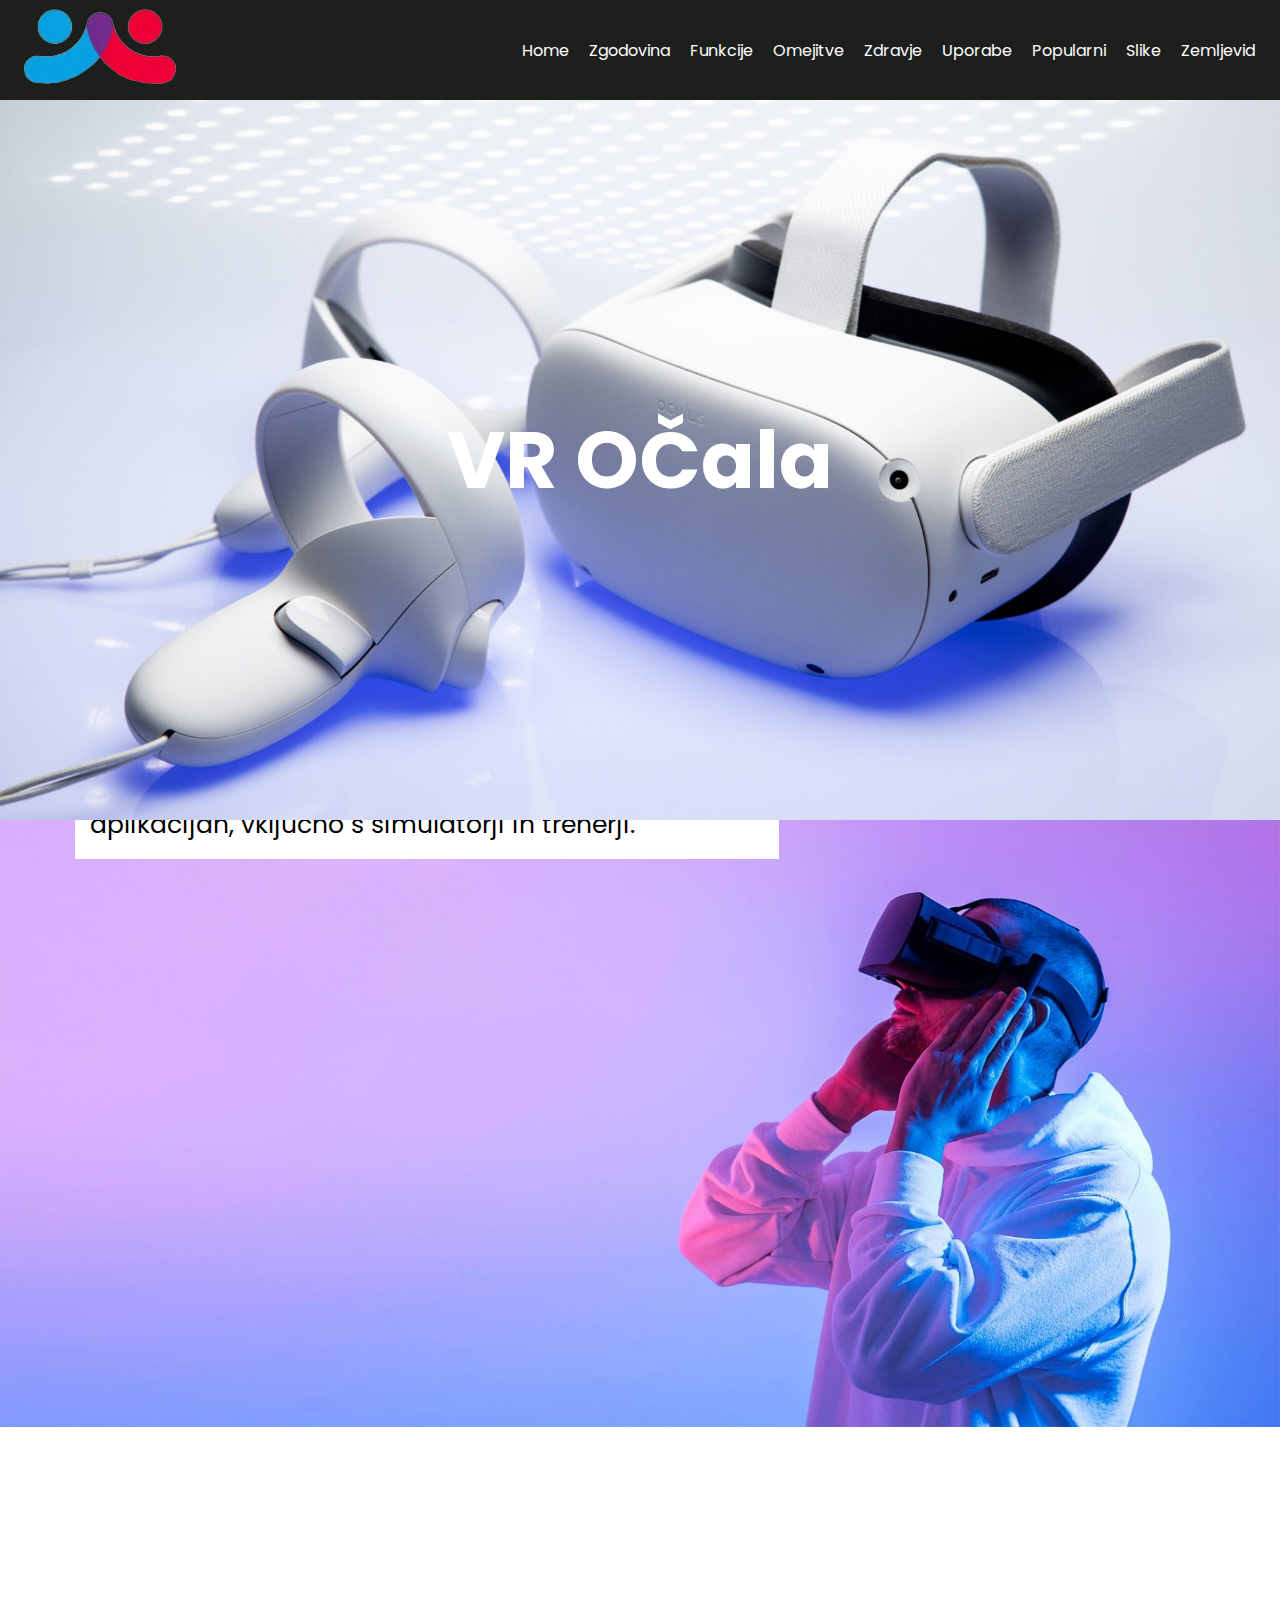
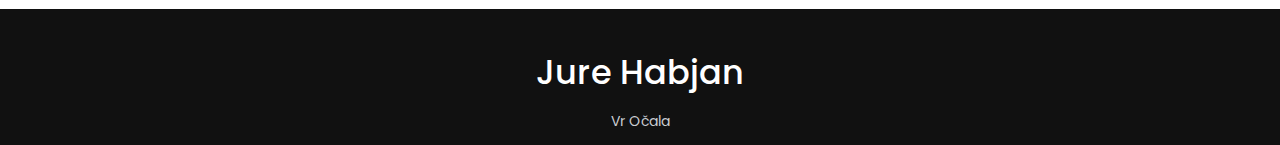
<file: Lastno spletisce-Habjan-Jure/index.html>
<html lang="sl">
  <head>
    <meta name="author" content="Jure Habjan" />
    <meta charset="UTF-8" />
    <meta http-equiv="X-UA-Compatible" content="IE=edge" />
    <meta name="viewport" content="width=device-width, initial-scale=1.0" />
    <link rel="stylesheet" href="slog.css" />
    <script src="index.js"></script>
    <title>Home</title>
    <!--Font-->
    <link rel="stylesheet" href="https://cdnjs.cloudflare.com/ajax/libs/font-awesome/4.7.0/css/font-awesome.min.css">
  </head>
  <body>

    <!-- Glava -->
    <header>
      <div id="brand"><img src="slike/logo1.png" alt="logo" /></div>
      <nav>
        <ul>
            <li><a href="index.html">Home</a></li>
            <li><a href="zgodovina.html">Zgodovina</a></li>
            <li><a href="funkcije.html">Funkcije</a></li>
            <li><a href="omejitve.html">Omejitve</a></li>
            <li><a href="zdravje.html">Zdravje</a></li>
            <li><a href="uporabe.html">Uporabe</a></li>
            <li><a href="popularni.html">Popularni</a></li>
            <li><a href="Slike.html">Slike</a></li>
            <li><a href="zemljevid.html">Zemljevid</a></li>
        </ul>
      </nav>
      <div id="hamburger-icon" onclick="toggleMobileMenu(this)">
        <div class="bar1"></div>
        <div class="bar2"></div>
        <div class="bar3"></div>
        <ul class="mobile-menu">
            <li><a href="index.html">Home</a></li>
            <li><a href="zgodovina.html">Zgodovina</a></li>
            <li><a href="funkcije.html">Funkcije</a></li>
            <li><a href="omejitve.html">Omejitve</a></li>
            <li><a href="zdravje.html">Zdravje</a></li>
            <li><a href="uporabe.html">Uporabe</a></li>
            <li><a href="popularni.html">Popularni</a></li>
            <li><a href="Slike.html">Slike</a></li>
            <li><a href="zemljevid.html">Zemljevid</a></li>
        </ul>
      </div>
    </header>
    <section class="container">
        <img src="slike/oculus-scaled-e1666291589997-2048x1152.jpg" alt="oculus" style="width:100%;">
        <h1 class="centered">VR OČala</h1>
    </section>
    <section class="max">
        <img class="container2" id="long" src="slike/2.jpg">
        <div class="bottom-left">VR očala so naprave, ki uporabniku zagotavljajo navidezno resničnost. VR se pogosto uporabljajo v video igrah, vendar se uporabljajo tudi v drugih aplikacijah, vključno s simulatorji in trenerji.</div>
    </section>
    <!-- Noga -->
    <footer>
        <div class="footer-content">
            <h4>Jure Habjan</h4>
            <p>Vr Očala</p>
        </div>
    </footer>
  </body>
</html>
</file>
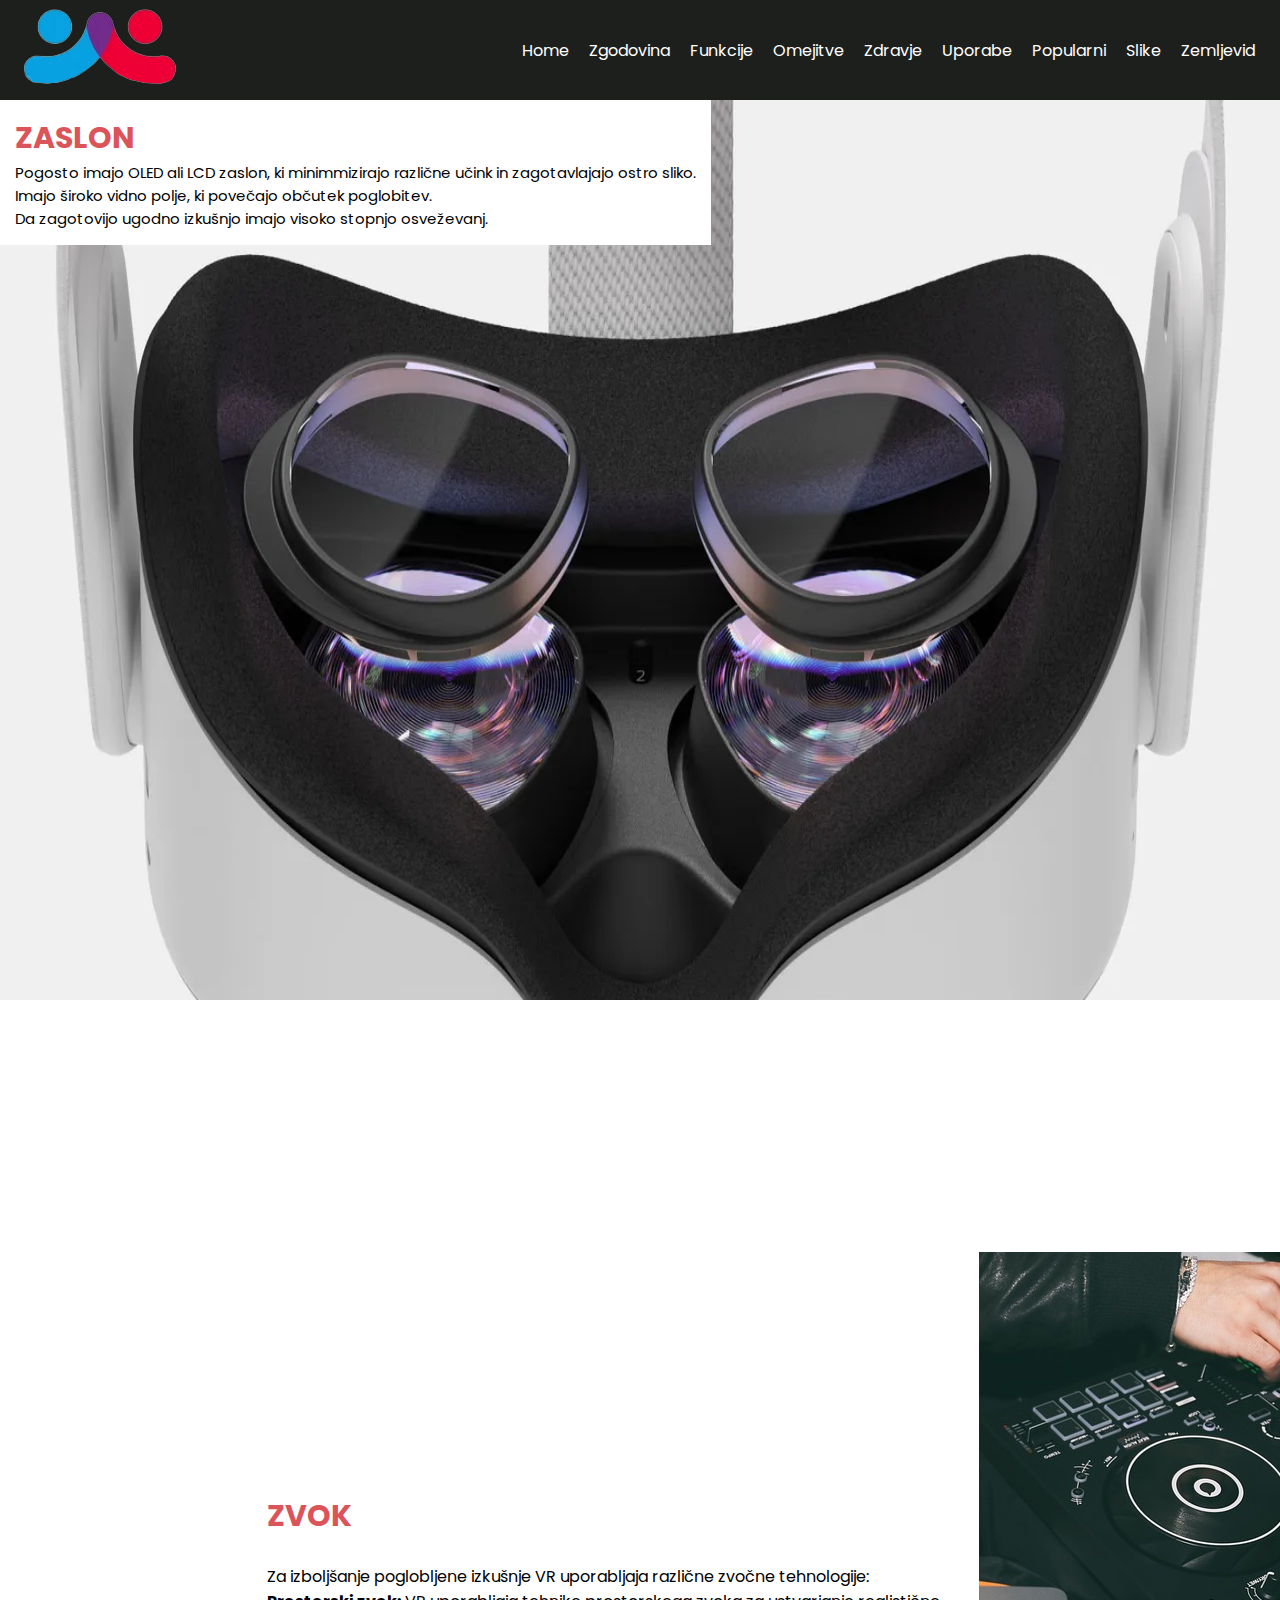
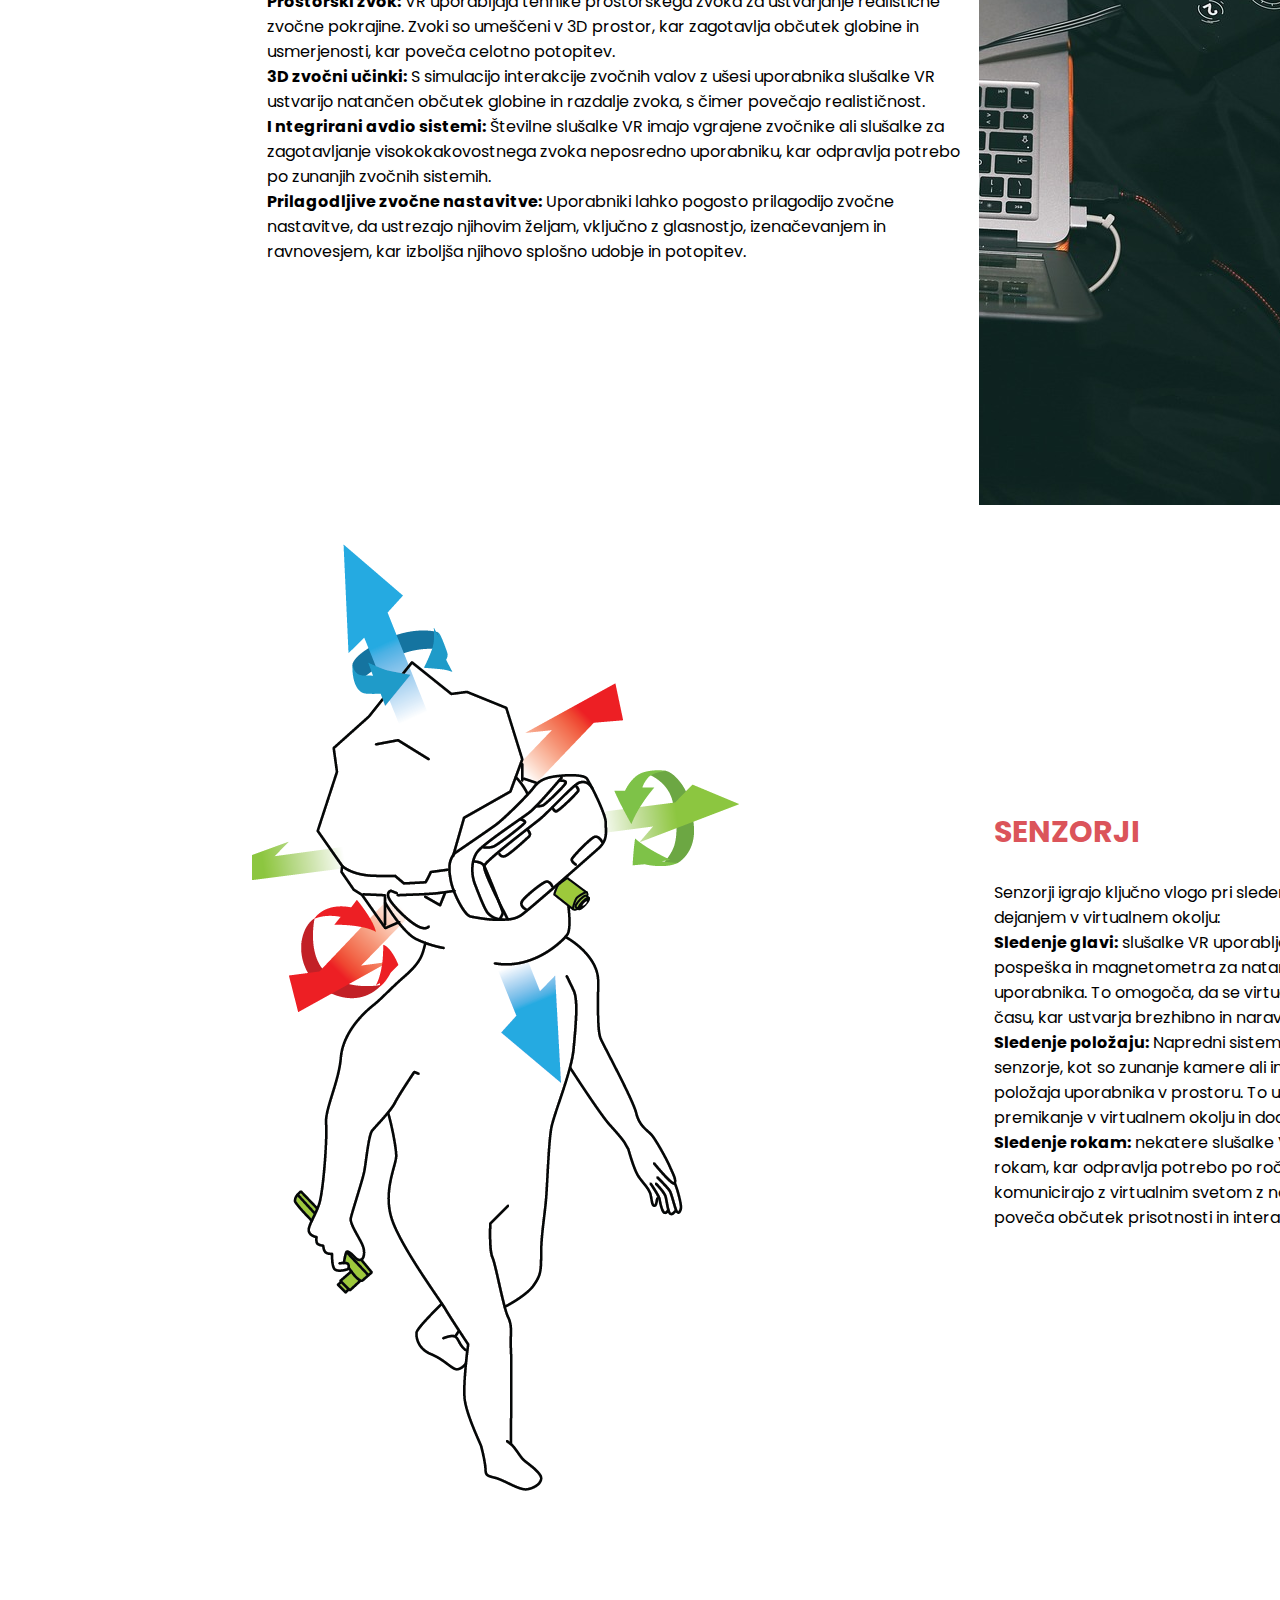
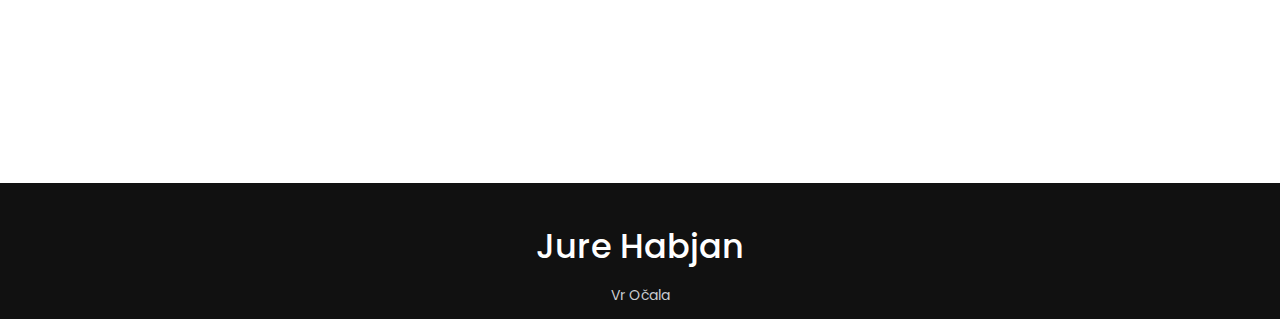
<file: Lastno spletisce-Habjan-Jure/funkcije.html>
<html lang="sl">
  <head>
    <meta name="author" content="Jure Habjan" />
    <meta charset="UTF-8" />
    <meta http-equiv="X-UA-Compatible" content="IE=edge" />
    <meta name="viewport" content="width=device-width, initial-scale=1.0" />
    <link rel="stylesheet" href="slog.css" />
    <script src="index.js"></script>
    <title>Home</title>
    <!--Font-->
    <link rel="stylesheet" href="https://cdnjs.cloudflare.com/ajax/libs/font-awesome/4.7.0/css/font-awesome.min.css">
  </head>
  <body>

    <!-- Glava -->
    <header>
      <div id="brand"><img src="slike/logo1.png" alt="logo" /></div>
      <nav>
        <ul>
            <li><a href="index.html">Home</a></li>
            <li><a href="zgodovina.html">Zgodovina</a></li>
            <li><a href="funkcije.html">Funkcije</a></li>
            <li><a href="omejitve.html">Omejitve</a></li>
            <li><a href="zdravje.html">Zdravje</a></li>
            <li><a href="uporabe.html">Uporabe</a></li>
            <li><a href="popularni.html">Popularni</a></li>
            <li><a href="Slike.html">Slike</a></li>
            <li><a href="zemljevid.html">Zemljevid</a></li>
        </ul>
      </nav>
      <div id="hamburger-icon" onclick="toggleMobileMenu(this)">
        <div class="bar1"></div>
        <div class="bar2"></div>
        <div class="bar3"></div>
        <ul class="mobile-menu">
            <li><a href="index.html">Home</a></li>
            <li><a href="zgodovina.html">Zgodovina</a></li>
            <li><a href="funkcije.html">Funkcije</a></li>
            <li><a href="omejitve.html">Omejitve</a></li>
            <li><a href="zdravje.html">Zdravje</a></li>
            <li><a href="uporabe.html">Uporabe</a></li>
            <li><a href="popularni.html">Popularni</a></li>
            <li><a href="Slike.html">Slike</a></li>
            <li><a href="zemljevid.html">Zemljevid</a></li>
        </ul>
      </div>
    </header>
    <section>
        <div class="container">
            <img class="small-2" src="slike/meta-quest-2-lens-inserts.png" height="100%" width="100%">
            <div class="topleft">
                <h1 style="color: #DB545A; font-size: 30px;">ZASLON</h1>
                Pogosto imajo OLED ali LCD zaslon, ki minimmizirajo različne učink in zagotavlajajo ostro sliko.
                <br>
                Imajo široko vidno polje, ki povečajo občutek poglobitev.
                <br>
                Da zagotovijo ugodno izkušnjo imajo visoko stopnjo osveževanj.
            </div>
        </div>
    </section>
    <section>
        <table id="tp">
            <tr>
                <td class="razmik">
                    <div>
                    <h1 style="color: #DB545A; font-size: 30px;">ZVOK</h1>
                    <br>
                    Za izboljšanje poglobljene izkušnje VR uporabljaja različne zvočne tehnologije:
                    <br>
                    <b>Prostorski zvok:</b> VR uporabljaja tehnike prostorskega zvoka za ustvarjanje realistične zvočne pokrajine. Zvoki so umeščeni v 3D prostor, kar zagotavlja občutek globine in usmerjenosti, kar poveča celotno potopitev.
                    <br>
                    <b>3D zvočni učinki:</b> S simulacijo interakcije zvočnih valov z ušesi uporabnika slušalke VR ustvarijo natančen občutek globine in razdalje zvoka, s čimer povečajo realističnost.
                    <br>
                    <b>I ntegrirani avdio sistemi:</b> Številne slušalke VR imajo vgrajene zvočnike ali slušalke za zagotavljanje visokokakovostnega zvoka neposredno uporabniku, kar odpravlja potrebo po zunanjih zvočnih sistemih.
                    <br>
                    <b>Prilagodljive zvočne nastavitve:</b> Uporabniki lahko pogosto prilagodijo zvočne nastavitve, da ustrezajo njihovim željam, vključno z glasnostjo, izenačevanjem in ravnovesjem, kar izboljša njihovo splošno udobje in potopitev.
                    </div>
                </td>
                <th>
                    <div class="crop">
                        <img class="smoll" src="slike/91b1d9296467768b1a9f4a58ba30fbd1aab883eb7fec7f8dbab86217340d8ecaea65597a066fe3cea3e59f9144ad6b6a4627387701bf2ffb2e2af8_1280.jpg">
                    </div>
                </th>
            </tr>
            <tr>
                <th>
                    <div class="crop-2">
                        <img class="smoll" src="slike/Positional_tracking_in_virtual_reality.png">
                    </div>
                </th>
                <td class="razmik">
                    <h1 style="color: #DB545A; font-size: 30px;">SENZORJI</h1>
                    <br>
                    Senzorji igrajo ključno vlogo pri sledenju uporabnikovim gibanjem in dejanjem v virtualnem okolju: 
                    <br>
                    <b>Sledenje glavi:</b> slušalke VR uporabljajo senzorje žiroskopa, merilnika pospeška in magnetometra za natančno sledenje premikom glave uporabnika. To omogoča, da se virtualno okolje odzove v realnem času, kar ustvarja brezhibno in naravno izkušnjo.
                    <br>
                    <b>Sledenje položaju:</b> Napredni sistemi VR uporabljajo dodatne senzorje, kot so zunanje kamere ali infrardeči senzorji, za spremljanje položaja uporabnika v prostoru. To uporabnikom omogoča fizično premikanje v virtualnem okolju in dodaja novo raven potopitve.
                    <br>
                    <b>Sledenje rokam:</b> nekatere slušalke VR ponujajo zmožnosti sledenja rokam, kar odpravlja potrebo po ročnih krmilnikih. Uporabniki lahko komunicirajo z virtualnim svetom z naravnimi kretnjami rok, kar poveča občutek prisotnosti in interaktivnosti.</td>
            </tr>
        </table>
    </section>
    <!-- Noga -->
    <footer>
        <div class="footer-content">
            <h4>Jure Habjan</h4>
            <p>Vr Očala</p>
        </div>
    </footer>
  </body>
</html>
</file>
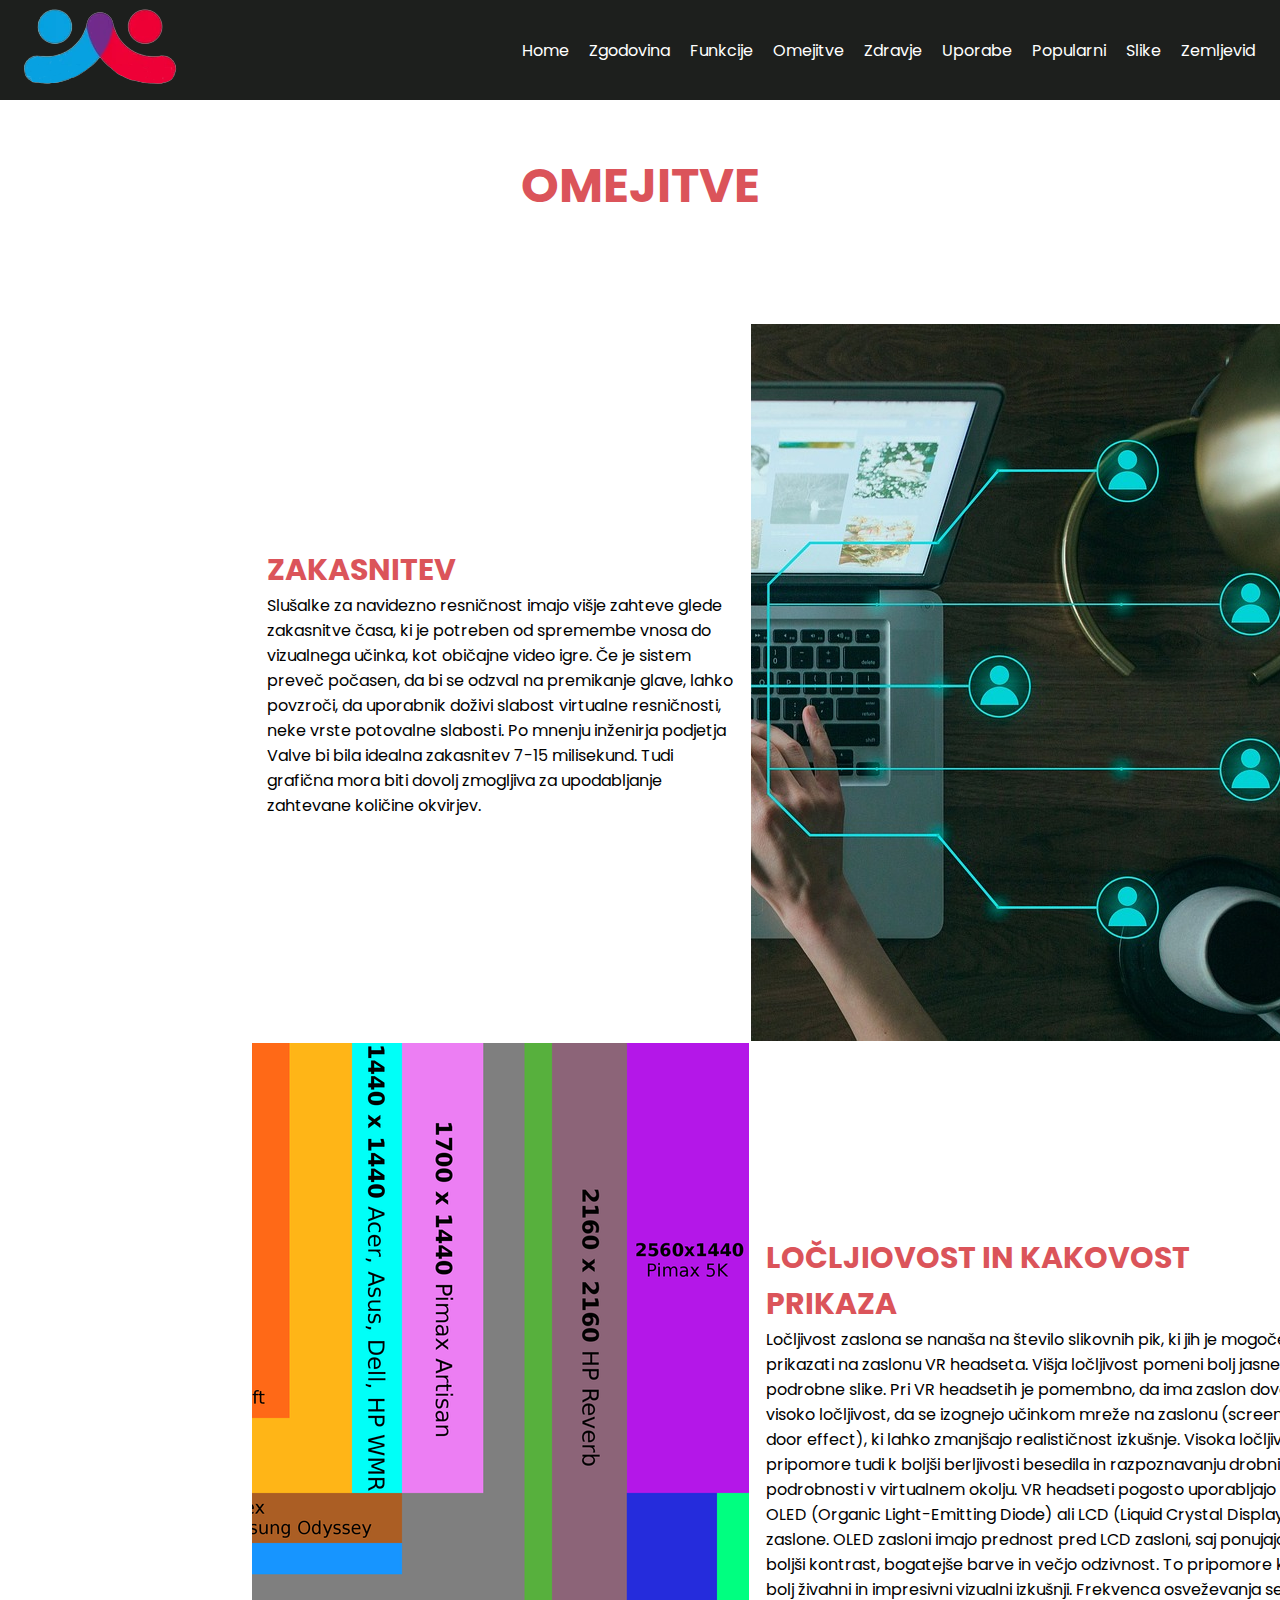
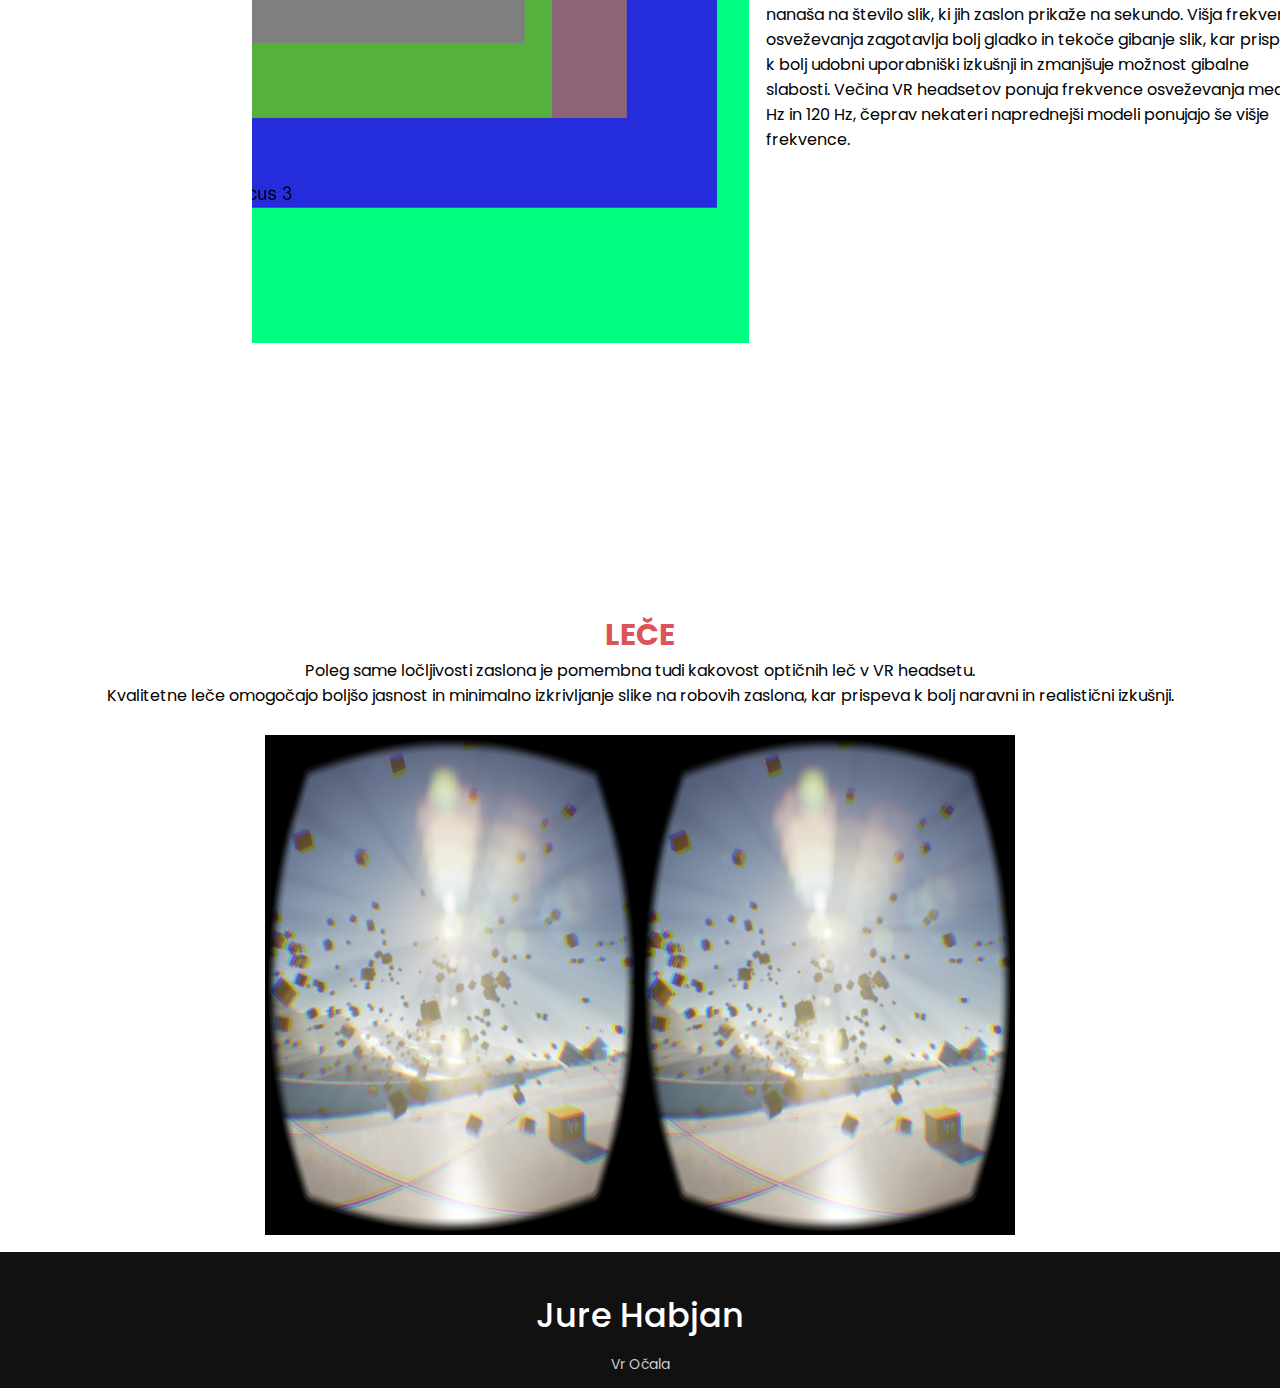
<file: Lastno spletisce-Habjan-Jure/omejitve.html>
<html lang="sl">
  <head>
    <meta name="author" content="Jure Habjan" />
    <meta charset="UTF-8" />
    <meta http-equiv="X-UA-Compatible" content="IE=edge" />
    <meta name="viewport" content="width=device-width, initial-scale=1.0" />
    <link rel="stylesheet" href="slog.css" />
    <script src="index.js"></script>
    <title>Home</title>
    <!--Font-->
    <link rel="stylesheet" href="https://cdnjs.cloudflare.com/ajax/libs/font-awesome/4.7.0/css/font-awesome.min.css">
  </head>
  <body>

    <!-- Glava -->
    <header>
      <div id="brand"><img src="slike/logo1.png" alt="logo" /></div>
      <nav>
        <ul>
            <li><a href="index.html">Home</a></li>
            <li><a href="zgodovina.html">Zgodovina</a></li>
            <li><a href="funkcije.html">Funkcije</a></li>
            <li><a href="omejitve.html">Omejitve</a></li>
            <li><a href="zdravje.html">Zdravje</a></li>
            <li><a href="uporabe.html">Uporabe</a></li>
            <li><a href="popularni.html">Popularni</a></li>
            <li><a href="Slike.html">Slike</a></li>
            <li><a href="zemljevid.html">Zemljevid</a></li>
        </ul>
      </nav>
      <div id="hamburger-icon" onclick="toggleMobileMenu(this)">
        <div class="bar1"></div>
        <div class="bar2"></div>
        <div class="bar3"></div>
        <ul class="mobile-menu">
            <li><a href="index.html">Home</a></li>
            <li><a href="zgodovina.html">Zgodovina</a></li>
            <li><a href="funkcije.html">Funkcije</a></li>
            <li><a href="omejitve.html">Omejitve</a></li>
            <li><a href="zdravje.html">Zdravje</a></li>
            <li><a href="uporabe.html">Uporabe</a></li>
            <li><a href="popularni.html">Popularni</a></li>
            <li><a href="Slike.html">Slike</a></li>
            <li><a href="zemljevid.html">Zemljevid</a></li>
        </ul>
      </div>
    </header>
    <section>
        <h1 class="center">OMEJITVE</h1>
    </section>
    <section>
        <table id="tp-2">
            <tr>
                <td class="razmik">
                    <h1 style="color: #DB545A; font-size: 30px;">ZAKASNITEV</h1>
                    Slušalke za navidezno resničnost imajo višje zahteve glede zakasnitve časa, ki je potreben od spremembe vnosa do vizualnega učinka, kot običajne video igre. Če je sistem preveč počasen, da bi se odzval na premikanje glave, lahko povzroči, da uporabnik doživi slabost virtualne resničnosti, neke vrste potovalne slabosti. Po mnenju inženirja podjetja Valve bi bila idealna zakasnitev 7-15 milisekund.
                    Tudi grafična mora biti dovolj zmogljiva za upodabljanje zahtevane količine okvirjev.
                </td>
                <th>
                    <div class="crop">
                        <img class="smoll" src="slike/4bb27ecd2431576ca6da5b23ee3376ead4699bde37856b692a2f62f2d989dd90a1bf2b161a023075f5314030ec7efbabee62c441db8d0c062b2493_1280.jpg">
                    </div>
                </th>
            </tr>
            <tr>
                <th>
                    <div class="crop-2">
                        <img class="smoll" src="slike/rez.png">
                    </div>
                </th>
                <td class="razmik">
                    <h1 style="color: #DB545A; font-size: 30px;">LOČLJIOVOST IN KAKOVOST PRIKAZA</h1>
                    Ločljivost zaslona se nanaša na število slikovnih pik, ki jih je mogoče prikazati na zaslonu VR headseta. Višja ločljivost pomeni bolj jasne in podrobne slike. Pri VR headsetih je pomembno, da ima zaslon dovolj visoko ločljivost, da se izognejo učinkom mreže na zaslonu (screen-door effect), ki lahko zmanjšajo realističnost izkušnje. Visoka ločljivost pripomore tudi k boljši berljivosti besedila in razpoznavanju drobnih podrobnosti v virtualnem okolju.
                    VR headseti pogosto uporabljajo OLED (Organic Light-Emitting Diode) ali LCD (Liquid Crystal Display) zaslone. OLED zasloni imajo prednost pred LCD zasloni, saj ponujajo boljši kontrast, bogatejše barve in večjo odzivnost. To pripomore k bolj živahni in impresivni vizualni izkušnji.
                    Frekvenca osveževanja se nanaša na število slik, ki jih zaslon prikaže na sekundo. Višja frekvenca osveževanja zagotavlja bolj gladko in tekoče gibanje slik, kar prispeva k bolj udobni uporabniški izkušnji in zmanjšuje možnost gibalne slabosti. Večina VR headsetov ponuja frekvence osveževanja med 90 Hz in 120 Hz, čeprav nekateri naprednejši modeli ponujajo še višje frekvence.
                </td>
            </tr>
        </table>
    </section>
    <section>
        <table>
            <tr>
                <td class="center-text">
                    <h1 style="color: #DB545A; font-size: 30px;">LEČE</h1>
                    Poleg same ločljivosti zaslona je pomembna tudi kakovost optičnih leč v VR headsetu.
                    <br>
                    Kvalitetne leče omogočajo boljšo jasnost in minimalno izkrivljanje slike na robovih zaslona, kar prispeva k bolj naravni in realistični izkušnji.
                </td>
            </tr>
            <tr>
                <th>
                    <img src="slike/Sample_screen_capture_of_Oculus_rift_development_kit_2_screen_buffer.jpg" height="500" width="750">
                </th>
            </tr>
        </table>
    </section>
    <!-- Noga -->
    <footer>
        <div class="footer-content">
            <h4>Jure Habjan</h4>
            <p>Vr Očala</p>
        </div>
    </footer>
  </body>
</html>
</file>
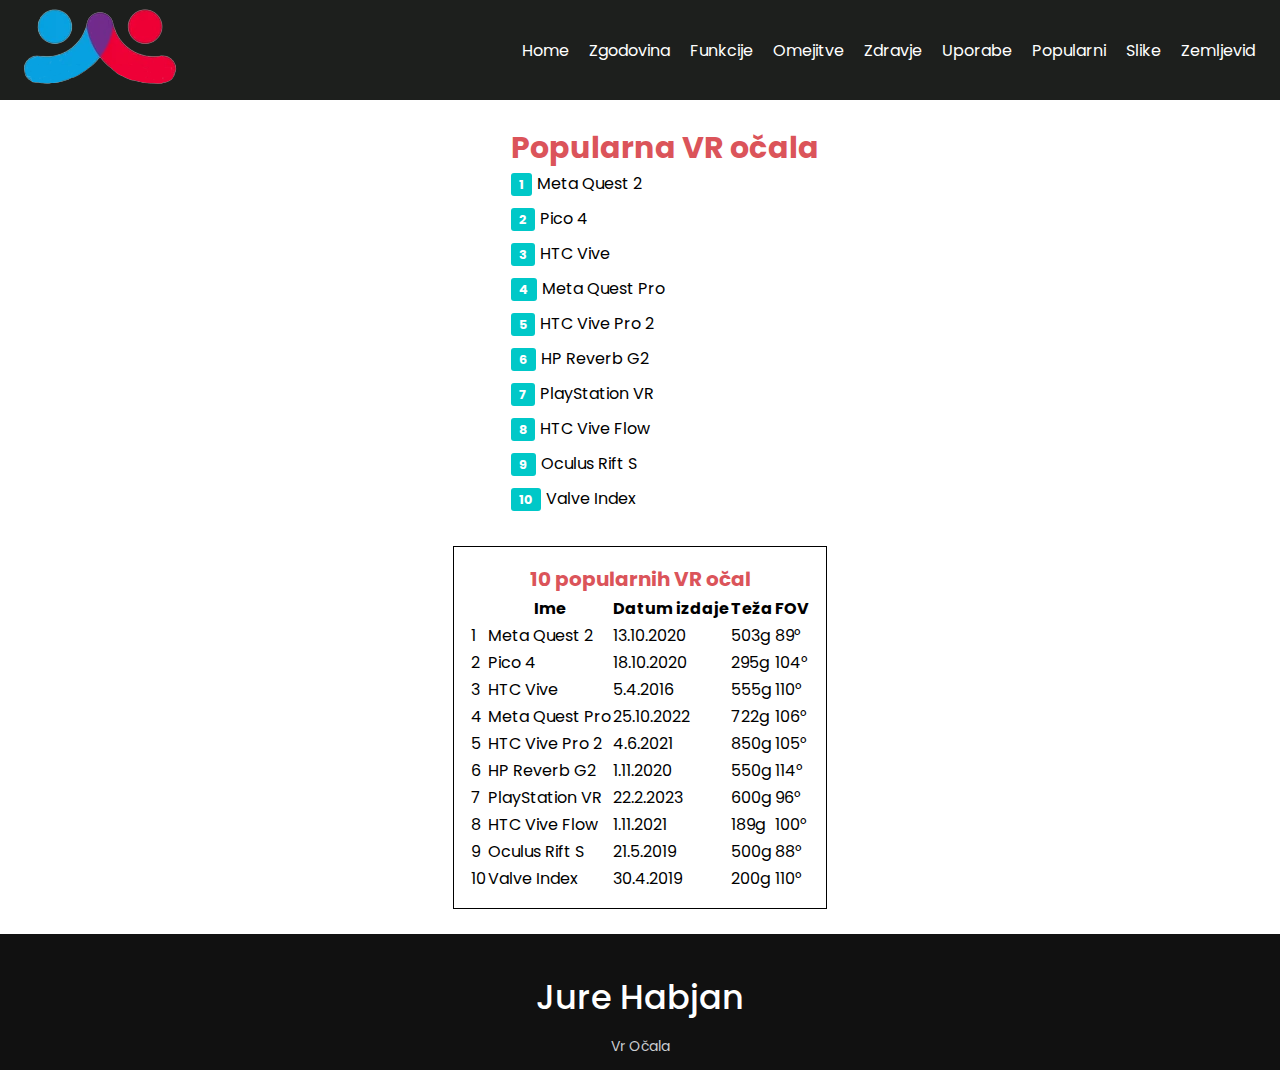
<file: Lastno spletisce-Habjan-Jure/popularni.html>
<html lang="sl">
  <head>
    <meta name="author" content="Jure Habjan" />
    <meta charset="UTF-8" />
    <meta http-equiv="X-UA-Compatible" content="IE=edge" />
    <meta name="viewport" content="width=device-width, initial-scale=1.0" />
    <link rel="stylesheet" href="slog.css" />
    <script src="index.js"></script>
    <title>Home</title>
    <!--Font-->
    <link rel="stylesheet" href="https://cdnjs.cloudflare.com/ajax/libs/font-awesome/4.7.0/css/font-awesome.min.css">
  </head>
  <body>

    <!-- Glava -->
    <header>
      <div id="brand"><img src="slike/logo1.png" alt="logo" /></div>
      <nav>
        <ul>
            <li><a href="index.html">Home</a></li>
            <li><a href="zgodovina.html">Zgodovina</a></li>
            <li><a href="funkcije.html">Funkcije</a></li>
            <li><a href="omejitve.html">Omejitve</a></li>
            <li><a href="zdravje.html">Zdravje</a></li>
            <li><a href="uporabe.html">Uporabe</a></li>
            <li><a href="popularni.html">Popularni</a></li>
            <li><a href="Slike.html">Slike</a></li>
            <li><a href="zemljevid.html">Zemljevid</a></li>
        </ul>
      </nav>
      <div id="hamburger-icon" onclick="toggleMobileMenu(this)">
        <div class="bar1"></div>
        <div class="bar2"></div>
        <div class="bar3"></div>
        <ul class="mobile-menu">
            <li><a href="index.html">Home</a></li>
            <li><a href="zgodovina.html">Zgodovina</a></li>
            <li><a href="funkcije.html">Funkcije</a></li>
            <li><a href="omejitve.html">Omejitve</a></li>
            <li><a href="zdravje.html">Zdravje</a></li>
            <li><a href="uporabe.html">Uporabe</a></li>
            <li><a href="popularni.html">Popularni</a></li>
            <li><a href="Slike.html">Slike</a></li>
            <li><a href="zemljevid.html">Zemljevid</a></li>
        </ul>
      </div>
    </header>

    <section class="sez">
      <div class="div-sez">
        <ol class="custom-counter">
          <h1 style="color: #DB545A; font-size: 30px;">Popularna VR očala</h1>
          <li>Meta Quest 2</li>
          <li>Pico 4</li>
          <li>HTC Vive</li>
          <li>Meta Quest Pro</li>
          <li>HTC Vive Pro 2</li>
          <li>HP Reverb G2</li>
          <li>PlayStation VR</li>
          <li>HTC Vive Flow</li>
          <li>Oculus Rift S</li>
          <li>Valve Index</li>
        </ol>
      </div>
    </section>

    <table id="tabela">
      <tr>
        <th colspan="5" style="color: #DB545A; font-size: 20px;">10 popularnih VR očal</th>
      </tr>

      <tr>
        <th></th>
        <th scope="col">Ime</th>
        <th scope="col">Datum izdaje</th>
        <th scope="col">Teža</th>
        <th scope="col">FOV</th>
      </tr>
    
      <tr>
        <td>1</td>
        <td>Meta Quest 2</td>
        <td>13.10.2020</td>
        <td>503g</td>
        <td>89°</td>
      </tr>
    
      <tr>
        <td>2</td>
        <td>Pico 4</td>
        <td>18.10.2020</td>
        <td>295g</td>
        <td>104°</td>
      </tr>
        
      <tr>
        <td>3</td>
        <td>HTC Vive</td>
        <td>5.4.2016</td>
        <td>555g</td>
        <td>110°</td>
      </tr>

      <tr>
        <td>4</td>
        <td>Meta Quest Pro</td>
        <td>25.10.2022</td>
        <td>722g</td>
        <td>106°</td>
      </tr>

      <tr>
        <td>5</td>
        <td>HTC Vive Pro 2</td>
        <td>4.6.2021</td>
        <td>850g</td>
        <td>105°</td>
      </tr>

      <tr>
        <td>6</td>
        <td>HP Reverb G2</td>
        <td>1.11.2020</td>
        <td>550g</td>
        <td>114°</td>
      </tr>

      <tr>
        <td>7</td>
        <td>PlayStation VR</td>
        <td>22.2.2023</td>
        <td>600g</td>
        <td>96°</td>
      </tr>

      <tr>
        <td>8</td>
        <td>HTC Vive Flow</td>
        <td>1.11.2021</td>
        <td>189g</td>
        <td>100°</td>
      </tr>

      <tr>
        <td>9</td>
        <td>Oculus Rift S</td>
        <td>21.5.2019</td>
        <td>500g</td>
        <td>88°</td>
      </tr>

      <tr>
        <td>10</td>
        <td>Valve Index</td>
        <td>30.4.2019</td>
        <td>200g</td>
        <td>110°</td>
      </tr>
    </table>

    <!-- Noga -->
    <footer>
        <div class="footer-content">
            <h4>Jure Habjan</h4>
            <p>Vr Očala</p>
        </div>
    </footer>
  </body>
</html>
</file>
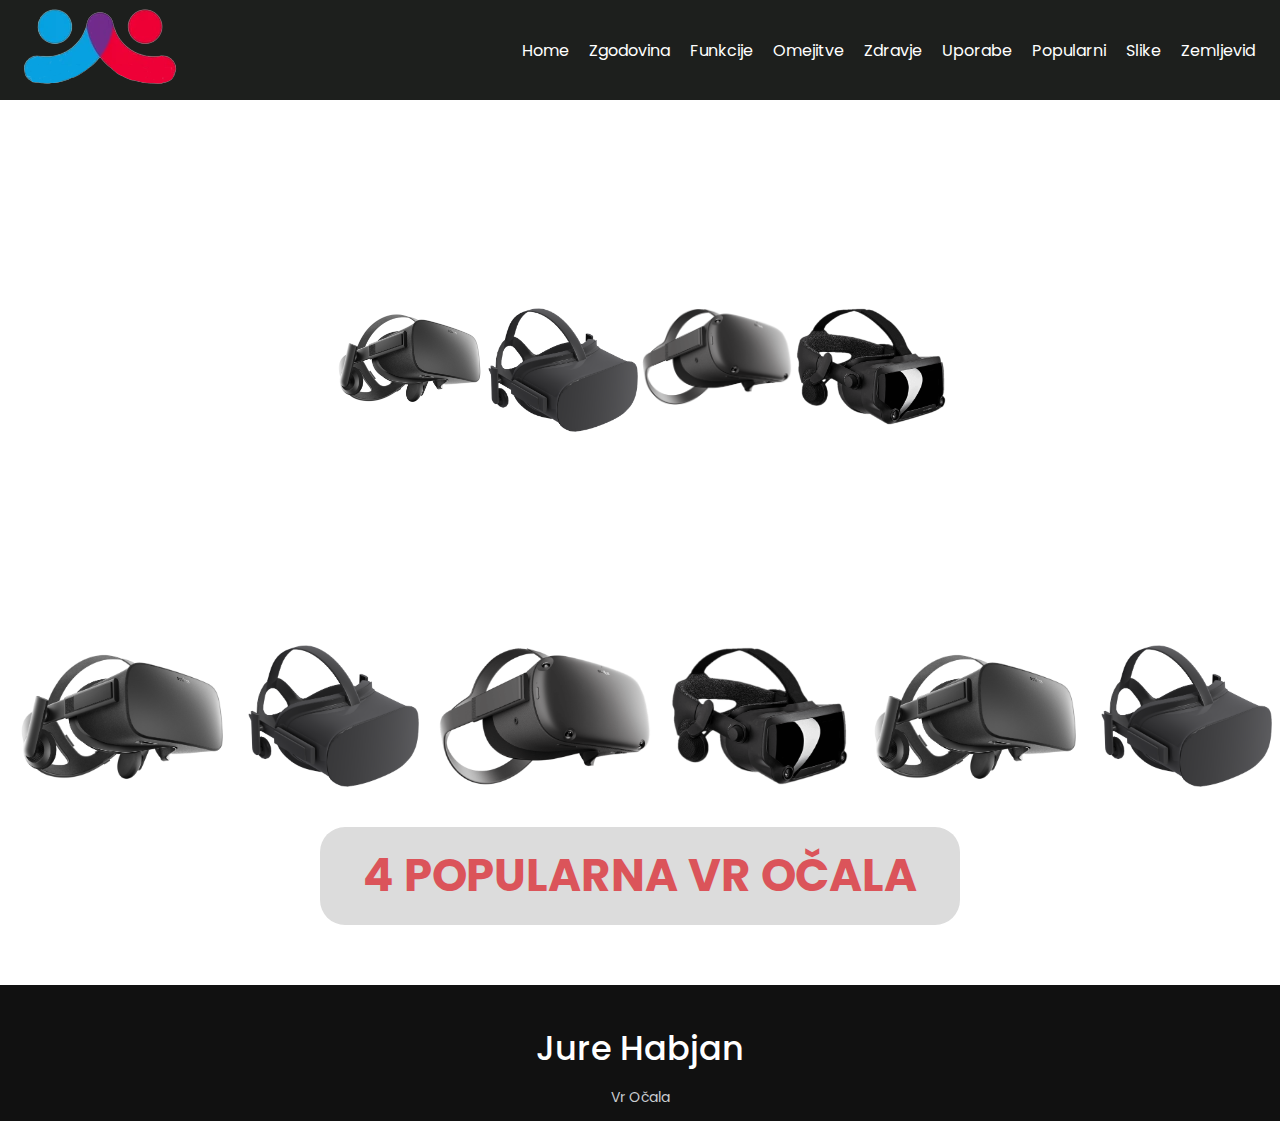
<file: Lastno spletisce-Habjan-Jure/slike.html>
<html lang="sl">
  <head>
    <meta name="author" content="Jure Habjan" />
    <meta charset="UTF-8" />
    <meta http-equiv="X-UA-Compatible" content="IE=edge" />
    <meta name="viewport" content="width=device-width, initial-scale=1.0" />
    <link rel="stylesheet" href="slog.css" />
    <script src="index.js"></script>
    <title>Home</title>
    <!--Font-->
    <link rel="stylesheet" href="https://cdnjs.cloudflare.com/ajax/libs/font-awesome/4.7.0/css/font-awesome.min.css">
  </head>
  <body>

    <!-- Glava -->
    <header>
      <div id="brand"><img src="slike/logo1.png" alt="logo" /></div>
      <nav>
        <ul>
            <li><a href="index.html">Home</a></li>
            <li><a href="zgodovina.html">Zgodovina</a></li>
            <li><a href="funkcije.html">Funkcije</a></li>
            <li><a href="omejitve.html">Omejitve</a></li>
            <li><a href="zdravje.html">Zdravje</a></li>
            <li><a href="uporabe.html">Uporabe</a></li>
            <li><a href="popularni.html">Popularni</a></li>
            <li><a href="Slike.html">Slike</a></li>
            <li><a href="zemljevid.html">Zemljevid</a></li>
        </ul>
      </nav>
      <div id="hamburger-icon" onclick="toggleMobileMenu(this)">
        <div class="bar1"></div>
        <div class="bar2"></div>
        <div class="bar3"></div>
        <ul class="mobile-menu">
            <li><a href="index.html">Home</a></li>
            <li><a href="zgodovina.html">Zgodovina</a></li>
            <li><a href="funkcije.html">Funkcije</a></li>
            <li><a href="omejitve.html">Omejitve</a></li>
            <li><a href="zdravje.html">Zdravje</a></li>
            <li><a href="uporabe.html">Uporabe</a></li>
            <li><a href="popularni.html">Popularni</a></li>
            <li><a href="slike.html">Slike</a></li>
            <li><a href="zemljevid.html">Zemljevid</a></li>
        </ul>
      </div>
    </header>

    <section class="gal">
      <div class="radio-btns" role="radiogroup">
        <div class="radio-btns__btn" role="radio" aria-checked="false" tabindex="-1" aria-label="Select image one">
          <img src="slike/vr1.png">
        </div>
      
        <div class="radio-btns__btn" role="radio" aria-checked="false" tabindex="-1" aria-label="Select image two">
          <img src="slike/vr2.png">
        </div>
      
        <div class="radio-btns__btn" role="radio" aria-checked="false" tabindex="-1" aria-label="Select image three">
          <img src="slike/vr3.png">
        </div>

        <div class="radio-btns__btn" role="radio" aria-checked="false" tabindex="-1" aria-label="Select image three">
          <img src="slike/vr4.png">
        </div>
      </div>
    </section>

    <section>
      <article>
        <div>
          <ul id="sezn">
            <li><img id="sli" src="slike/vr1.png" /></li>
            <li><img id="sli" src="slike/vr2.png" /></li>
            <li><img id="sli" src="slike/vr3.png" /></li>
            <li><img id="sli" src="slike/vr4.png" /></li>
          </ul>
        </div>
        <div>
          <ul id="sezn">
            <li><img id="sli" src="slike/vr1.png" /></li>
            <li><img id="sli" src="slike/vr2.png" /></li>
            <li><img id="sli" src="slike/vr3.png" /></li>
            <li><img id="sli" src="slike/vr4.png" /></li>
          </ul>
        </div>
        <div>
          <ul id="sezn">
            <li><img id="sli" src="slike/vr1.png" /></li>
            <li><img id="sli" src="slike/vr2.png" /></li>
            <li><img id="sli" src="slike/vr3.png" /></li>
            <li><img id="sli" src="slike/vr4.png" /></li>
          </ul>
        </div>
      </article>
    </section>

    <section>
      <div class="slike-center">
        <div class="center-text">
          <div class="siva-2">
            <h1 style="color: #DB545A; font-size: 45px;">4 POPULARNA VR OČALA</h1>
          </div>
        </div>
      </div>
    </section>

    <!-- Noga -->
    <footer>
        <div class="footer-content">
            <h4>Jure Habjan</h4>
            <p>Vr Očala</p>
        </div>
    </footer>
  </body>
</html>
</file>
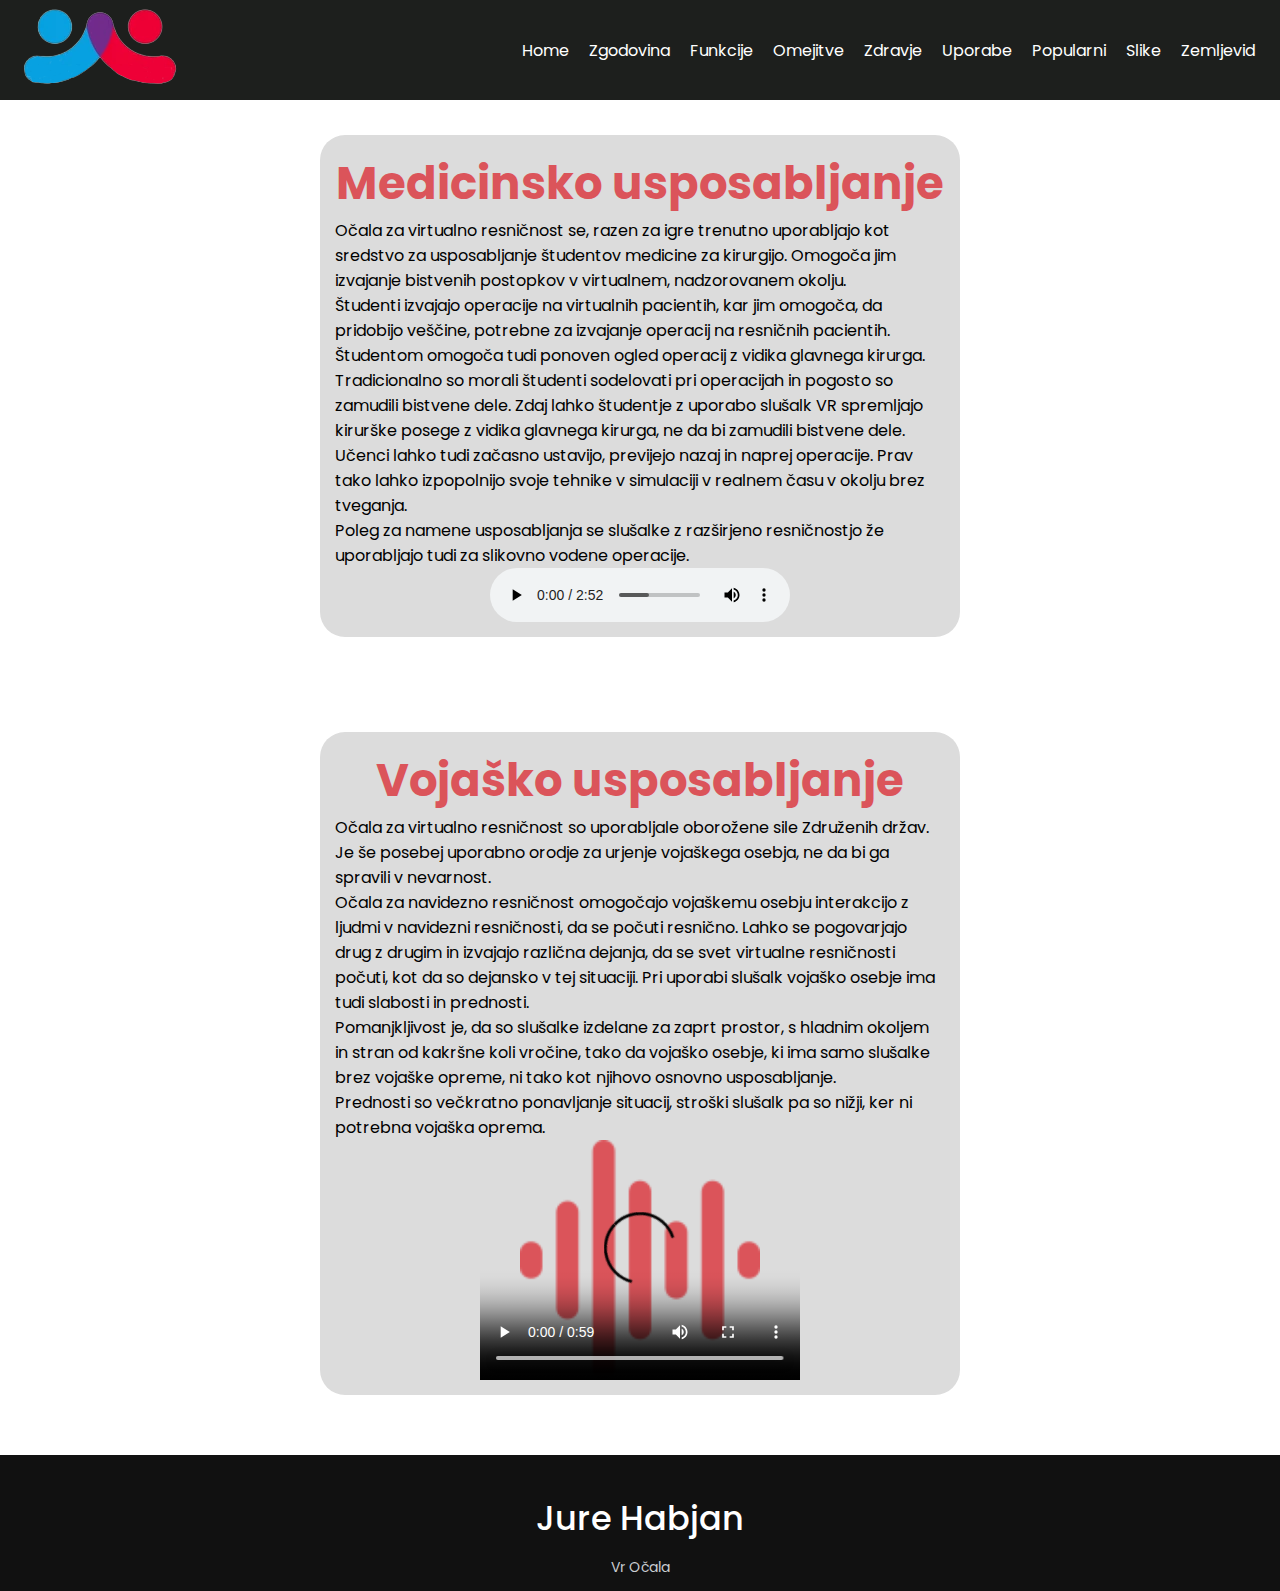
<file: Lastno spletisce-Habjan-Jure/uporabe.html>
<html lang="sl">
  <head>
    <meta name="author" content="Jure Habjan" />
    <meta charset="UTF-8" />
    <meta http-equiv="X-UA-Compatible" content="IE=edge" />
    <meta name="viewport" content="width=device-width, initial-scale=1.0" />
    <link rel="stylesheet" href="slog.css" />
    <script src="index.js"></script>
    <title>Home</title>
    <!--Font-->
    <link rel="stylesheet" href="https://cdnjs.cloudflare.com/ajax/libs/font-awesome/4.7.0/css/font-awesome.min.css">
  </head>
  <body>

    <!-- Glava -->
    <header>
      <div id="brand"><img src="slike/logo1.png" alt="logo" /></div>
      <nav>
        <ul>
            <li><a href="index.html">Home</a></li>
            <li><a href="zgodovina.html">Zgodovina</a></li>
            <li><a href="funkcije.html">Funkcije</a></li>
            <li><a href="omejitve.html">Omejitve</a></li>
            <li><a href="zdravje.html">Zdravje</a></li>
            <li><a href="uporabe.html">Uporabe</a></li>
            <li><a href="popularni.html">Popularni</a></li>
            <li><a href="Slike.html">Slike</a></li>
            <li><a href="zemljevid.html">Zemljevid</a></li>
        </ul>
      </nav>
      <div id="hamburger-icon" onclick="toggleMobileMenu(this)">
        <div class="bar1"></div>
        <div class="bar2"></div>
        <div class="bar3"></div>
        <ul class="mobile-menu">
            <li><a href="index.html">Home</a></li>
            <li><a href="zgodovina.html">Zgodovina</a></li>
            <li><a href="funkcije.html">Funkcije</a></li>
            <li><a href="omejitve.html">Omejitve</a></li>
            <li><a href="zdravje.html">Zdravje</a></li>
            <li><a href="uporabe.html">Uporabe</a></li>
            <li><a href="popularni.html">Popularni</a></li>
            <li><a href="Slike.html">Slike</a></li>
            <li><a href="zemljevid.html">Zemljevid</a></li>
        </ul>
      </div>
    </header>

    <section id="srmax">
        <div class="center-text">
            <div class="siva-2">
                <h1 style="color: #DB545A; font-size: 45px;">Medicinsko usposabljanje</h1>
                <div id="levo">
                    Očala za virtualno resničnost se, razen za igre trenutno uporabljajo kot sredstvo za usposabljanje študentov medicine za kirurgijo. Omogoča jim izvajanje bistvenih postopkov v virtualnem, nadzorovanem okolju.
                    <br>
                    Študenti izvajajo operacije na virtualnih pacientih, kar jim omogoča, da pridobijo veščine, potrebne za izvajanje operacij na resničnih pacientih.
                    <br>
                    Študentom omogoča tudi ponoven ogled operacij z vidika glavnega kirurga.
                    <br>
                    Tradicionalno so morali študenti sodelovati pri operacijah in pogosto so zamudili bistvene dele. Zdaj lahko študentje z uporabo slušalk VR spremljajo kirurške posege z vidika glavnega kirurga, ne da bi zamudili bistvene dele. Učenci lahko tudi začasno ustavijo, previjejo nazaj in naprej operacije. Prav tako lahko izpopolnijo svoje tehnike v simulaciji v realnem času v okolju brez tveganja.
                    <br>
                    Poleg za namene usposabljanja se slušalke z razširjeno resničnostjo že uporabljajo tudi za slikovno vodene operacije.
                    <center>
                        <audio controls>
                            <source src="audio/Virtual Reality in Medicine New Opportunities for Diagnostics and Surgical Planning.mp3" type="audio/mpeg">
                            <source src="audio/Virtual Reality in Medicine New Opportunities for Diagnostics and Surgical Planning.mp3" type="audio/ogg">
                            Your browser does not support the audio element.
                        </audio>
                    </center>
                </div>
            </div>
        </div>
    </section>

    <section id="srmax">
        <div class="center-text">
            <div class="siva-2">
                <h1 style="color: #DB545A; font-size: 45px;">Vojaško usposabljanje</h1>
                <div id="levo">
                    Očala za virtualno resničnost so uporabljale oborožene sile Združenih držav. Je še posebej uporabno orodje za urjenje vojaškega osebja, ne da bi ga spravili v nevarnost.
                    <br>
                    Očala za navidezno resničnost omogočajo vojaškemu osebju interakcijo z ljudmi v navidezni resničnosti, da se počuti resnično. Lahko se pogovarjajo drug z drugim in izvajajo različna dejanja, da se svet virtualne resničnosti počuti, kot da so dejansko v tej situaciji. Pri uporabi slušalk vojaško osebje ima tudi slabosti in prednosti.
                    <br>
                    Pomanjkljivost je, da so slušalke izdelane za zaprt prostor, s hladnim okoljem in stran od kakršne koli vročine, tako da vojaško osebje, ki ima samo slušalke brez vojaške opreme, ni tako kot njihovo osnovno usposabljanje.
                    <br>
                    Prednosti so večkratno ponavljanje situacij, stroški slušalk pa so nižji, ker ni potrebna vojaška oprema.
                    <center>
                        <video width="320" height="240" controls poster="slike/6707113-95db34f5.png">
                            <source src="video/Army Soldiers Train with Virtual Reality Systems.mp4" type="video/mp4">
                            <source src="video/Army Soldiers Train with Virtual Reality Systems.mp4" type="video/ogg">
                            Your browser does not support the video tag.
                        </video>
                    </center>
                </div>
            </div>
        </div>
    </section>

    <!-- Noga -->
    <footer>
        <div class="footer-content">
            <h4>Jure Habjan</h4>
            <p>Vr Očala</p>
        </div>
    </footer>
  </body>
</html>
</file>
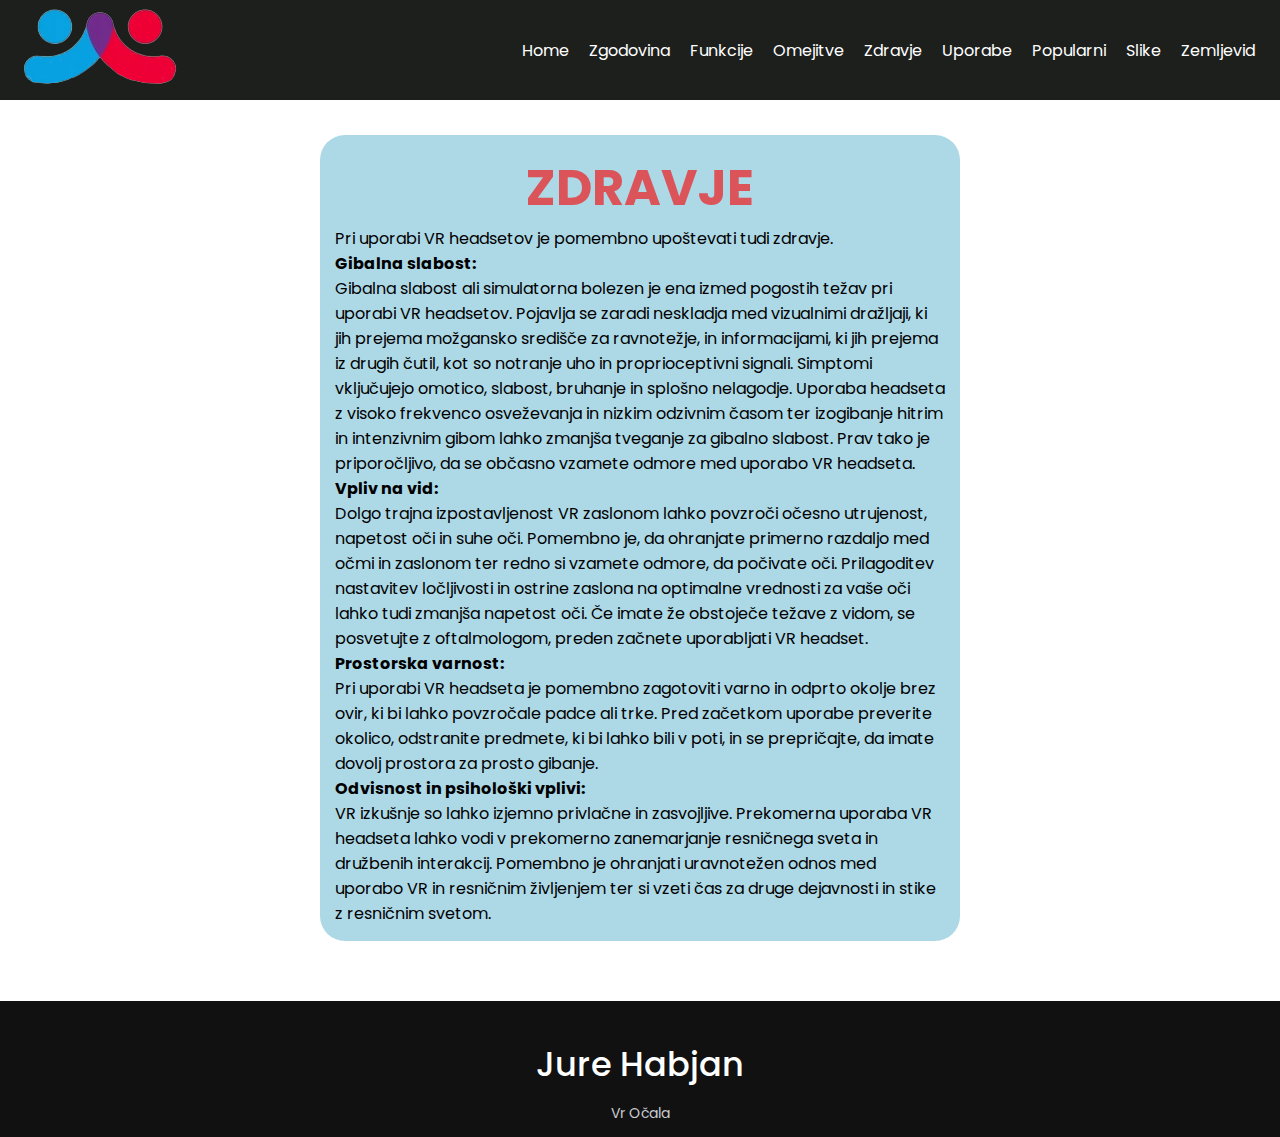
<file: Lastno spletisce-Habjan-Jure/zdravje.html>
<html lang="sl">
  <head>
    <meta name="author" content="Jure Habjan" />
    <meta charset="UTF-8" />
    <meta http-equiv="X-UA-Compatible" content="IE=edge" />
    <meta name="viewport" content="width=device-width, initial-scale=1.0" />
    <link rel="stylesheet" href="slog.css" />
    <script src="index.js"></script>
    <title>Home</title>
    <!--Font-->
    <link rel="stylesheet" href="https://cdnjs.cloudflare.com/ajax/libs/font-awesome/4.7.0/css/font-awesome.min.css">
  </head>
  <body>

    <!-- Glava -->
    <header>
      <div id="brand"><img src="slike/logo1.png" alt="logo" /></div>
      <nav>
        <ul>
            <li><a href="index.html">Home</a></li>
            <li><a href="zgodovina.html">Zgodovina</a></li>
            <li><a href="funkcije.html">Funkcije</a></li>
            <li><a href="omejitve.html">Omejitve</a></li>
            <li><a href="zdravje.html">Zdravje</a></li>
            <li><a href="uporabe.html">Uporabe</a></li>
            <li><a href="popularni.html">Popularni</a></li>
            <li><a href="Slike.html">Slike</a></li>
            <li><a href="zemljevid.html">Zemljevid</a></li>
        </ul>
      </nav>
      <div id="hamburger-icon" onclick="toggleMobileMenu(this)">
        <div class="bar1"></div>
        <div class="bar2"></div>
        <div class="bar3"></div>
        <ul class="mobile-menu">
            <li><a href="index.html">Home</a></li>
            <li><a href="zgodovina.html">Zgodovina</a></li>
            <li><a href="funkcije.html">Funkcije</a></li>
            <li><a href="omejitve.html">Omejitve</a></li>
            <li><a href="zdravje.html">Zdravje</a></li>
            <li><a href="uporabe.html">Uporabe</a></li>
            <li><a href="popularni.html">Popularni</a></li>
            <li><a href="Slike.html">Slike</a></li>
            <li><a href="zemljevid.html">Zemljevid</a></li>
        </ul>
      </div>
    </header>
    <section id="srmax">
        <div class="center-text">
            <div class="siva">
                <h1 style="color: #DB545A; font-size: 50px;">ZDRAVJE</h1>
                <div id="levo">
                    Pri uporabi VR headsetov je pomembno upoštevati tudi zdravje.
                    <br>
                    <b>Gibalna slabost:</b>
                    <br>
                    Gibalna slabost ali simulatorna bolezen je ena izmed pogostih težav pri uporabi VR headsetov. Pojavlja se zaradi neskladja med vizualnimi dražljaji, ki jih prejema možgansko središče za ravnotežje, in informacijami, ki jih prejema iz drugih čutil, kot so notranje uho in proprioceptivni signali. Simptomi vključujejo omotico, slabost, bruhanje in splošno nelagodje. Uporaba headseta z visoko frekvenco osveževanja in nizkim odzivnim časom ter izogibanje hitrim in intenzivnim gibom lahko zmanjša tveganje za gibalno slabost. Prav tako je priporočljivo, da se občasno vzamete odmore med uporabo VR headseta.
                    <br>
                    <b>Vpliv na vid:</b>
                    <br>
                    Dolgo trajna izpostavljenost VR zaslonom lahko povzroči očesno utrujenost, napetost oči in suhe oči. Pomembno je, da ohranjate primerno razdaljo med očmi in zaslonom ter redno si vzamete odmore, da počivate oči. Prilagoditev nastavitev ločljivosti in ostrine zaslona na optimalne vrednosti za vaše oči lahko tudi zmanjša napetost oči. Če imate že obstoječe težave z vidom, se posvetujte z oftalmologom, preden začnete uporabljati VR headset.
                    <br>
                    <b>Prostorska varnost:</b>
                    <br>
                    Pri uporabi VR headseta je pomembno zagotoviti varno in odprto okolje brez ovir, ki bi lahko povzročale padce ali trke. Pred začetkom uporabe preverite okolico, odstranite predmete, ki bi lahko bili v poti, in se prepričajte, da imate dovolj prostora za prosto gibanje.
                    <br>
                    <b>Odvisnost in psihološki vplivi:</b>
                    <br>
                    VR izkušnje so lahko izjemno privlačne in zasvojljive. Prekomerna uporaba VR headseta lahko vodi v prekomerno zanemarjanje resničnega sveta in družbenih interakcij. Pomembno je ohranjati uravnotežen odnos med uporabo VR in resničnim življenjem ter si vzeti čas za druge dejavnosti in stike z resničnim svetom.
                </div>
            </div>
        </div>
    </section>

    <!-- Noga -->
    <footer>
        <div class="footer-content">
            <h4>Jure Habjan</h4>
            <p>Vr Očala</p>
        </div>
    </footer>
  </body>
</html>
</file>
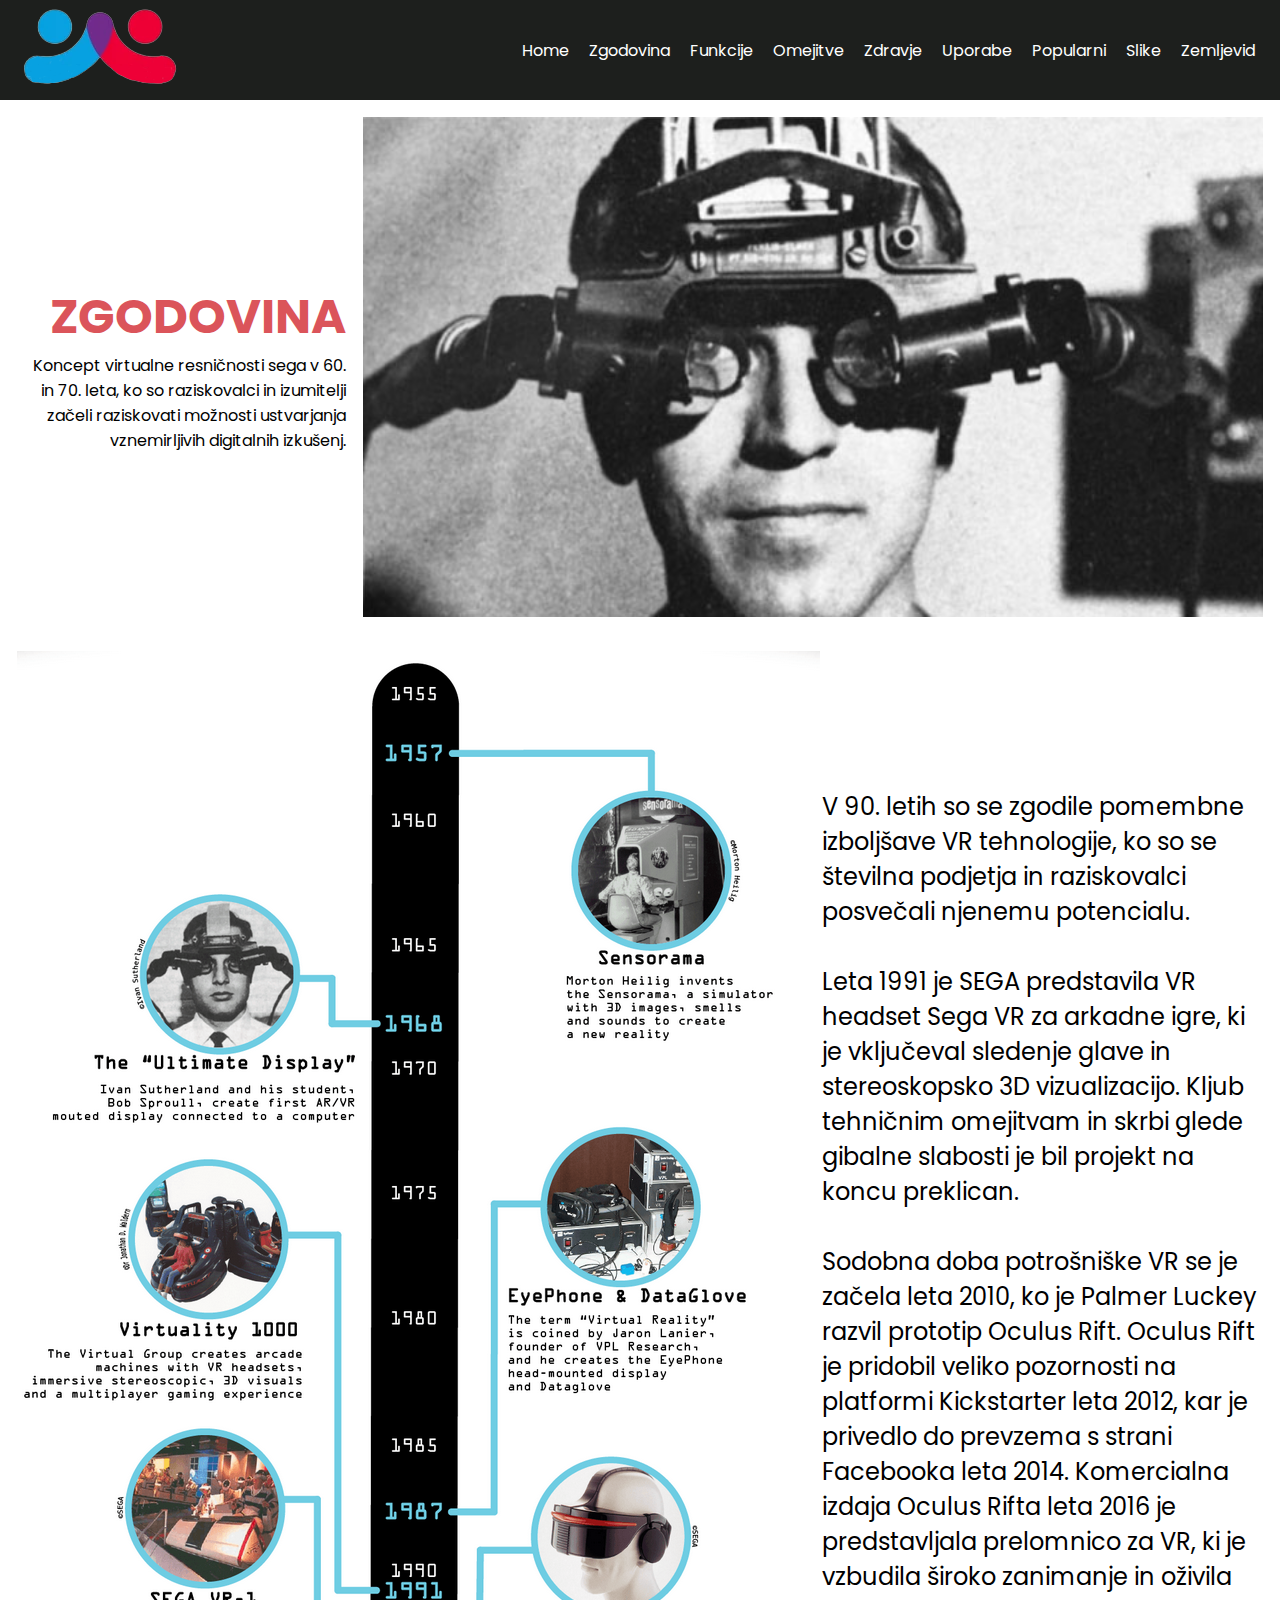
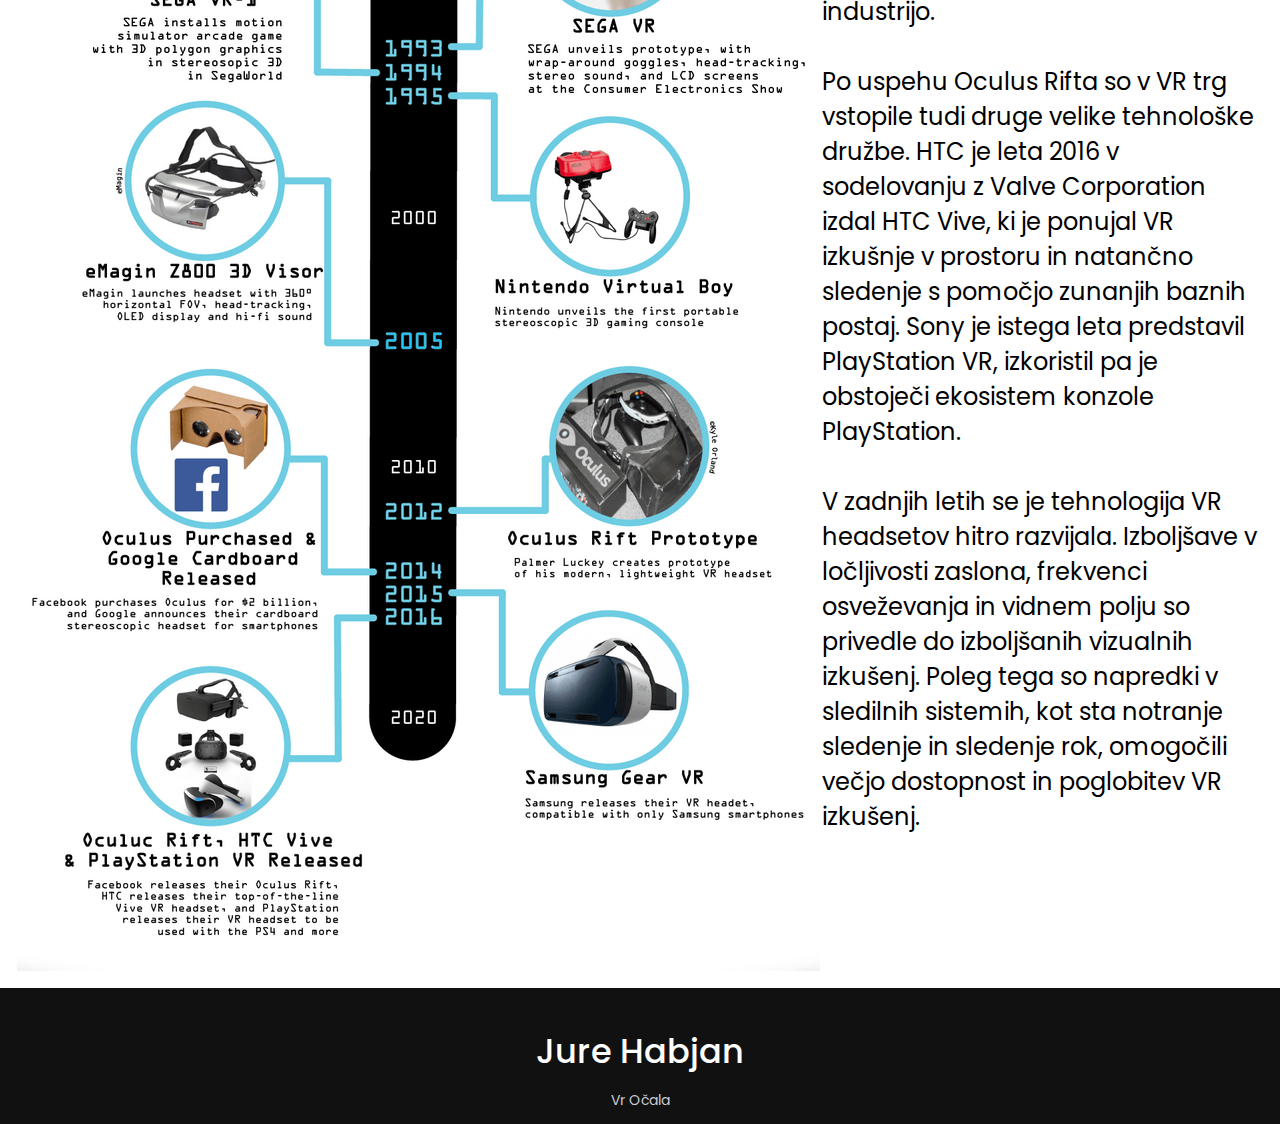
<file: Lastno spletisce-Habjan-Jure/zgodovina.html>
<html lang="sl">
  <head>
    <meta name="author" content="Jure Habjan" />
    <meta charset="UTF-8" />
    <meta http-equiv="X-UA-Compatible" content="IE=edge" />
    <meta name="viewport" content="width=device-width, initial-scale=1.0" />
    <link rel="stylesheet" href="slog.css" />
    <script src="index.js"></script>
    <title>Home</title>
    <!--Font-->
    <link rel="stylesheet" href="https://cdnjs.cloudflare.com/ajax/libs/font-awesome/4.7.0/css/font-awesome.min.css">
  </head>
  <body>

    <!-- Glava -->
    <header>
      <div id="brand"><img src="slike/logo1.png" alt="logo" /></div>
      <nav>
        <ul>
            <li><a href="index.html">Home</a></li>
            <li><a href="zgodovina.html">Zgodovina</a></li>
            <li><a href="funkcije.html">Funkcije</a></li>
            <li><a href="omejitve.html">Omejitve</a></li>
            <li><a href="zdravje.html">Zdravje</a></li>
            <li><a href="uporabe.html">Uporabe</a></li>
            <li><a href="popularni.html">Popularni</a></li>
            <li><a href="Slike.html">Slike</a></li>
            <li><a href="zemljevid.html">Zemljevid</a></li>
        </ul>
      </nav>
      <div id="hamburger-icon" onclick="toggleMobileMenu(this)">
        <div class="bar1"></div>
        <div class="bar2"></div>
        <div class="bar3"></div>
        <ul class="mobile-menu">
            <li><a href="index.html">Home</a></li>
            <li><a href="zgodovina.html">Zgodovina</a></li>
            <li><a href="funkcije.html">Funkcije</a></li>
            <li><a href="omejitve.html">Omejitve</a></li>
            <li><a href="zdravje.html">Zdravje</a></li>
            <li><a href="uporabe.html">Uporabe</a></li>
            <li><a href="popularni.html">Popularni</a></li>
            <li><a href="Slike.html">Slike</a></li>
            <li><a href="zemljevid.html">Zemljevid</a></li>
        </ul>
      </div>
    </header>
    <section>
      <table>
        <tr>
          <td></td>
          <td class="desno"><h1 class="rb">ZGODOVINA</h1>
            Koncept virtualne resničnosti sega v 60. in 70. leta, ko so raziskovalci in izumitelji začeli raziskovati možnosti ustvarjanja vznemirljivih digitalnih izkušenj.</th>
          <th><img class="small" src="slike/ultimate-display-vr.jpg" width="900" height="500"></th>
        </tr>
      </table>
    </section>
    <section>
      <table>
        <th><img class="pof" src="slike/VR-History-TimelineNEW-011.png"></th>
        <td id="big">V 90. letih so se zgodile pomembne izboljšave VR tehnologije, ko so se številna podjetja in raziskovalci posvečali njenemu potencialu.
          <br>
          <br>
          Leta 1991 je SEGA predstavila VR headset Sega VR za arkadne igre, ki je vključeval sledenje glave in stereoskopsko 3D vizualizacijo. Kljub tehničnim omejitvam in skrbi glede gibalne slabosti je bil projekt na koncu preklican.
          <br>
          <br>
          Sodobna doba potrošniške VR se je začela leta 2010, ko je Palmer Luckey razvil prototip Oculus Rift. Oculus Rift je pridobil veliko pozornosti na platformi Kickstarter leta 2012, kar je privedlo do prevzema s strani Facebooka leta 2014. Komercialna izdaja Oculus Rifta leta 2016 je predstavljala prelomnico za VR, ki je vzbudila široko zanimanje in oživila industrijo.
          <br>
          <br>
          Po uspehu Oculus Rifta so v VR trg vstopile tudi druge velike tehnološke družbe. HTC je leta 2016 v sodelovanju z Valve Corporation izdal HTC Vive, ki je ponujal VR izkušnje v prostoru in natančno sledenje s pomočjo zunanjih baznih postaj. Sony je istega leta predstavil PlayStation VR, izkoristil pa je obstoječi ekosistem konzole PlayStation.
          <br>
          <br>
          V zadnjih letih se je tehnologija VR headsetov hitro razvijala. Izboljšave v ločljivosti zaslona, frekvenci osveževanja in vidnem polju so privedle do izboljšanih vizualnih izkušenj. Poleg tega so napredki v sledilnih sistemih, kot sta notranje sledenje in sledenje rok, omogočili večjo dostopnost in poglobitev VR izkušenj.
        </th>
      </table>
    </section>
    <!-- Noga -->
    <footer>
        <div class="footer-content">
            <h4>Jure Habjan</h4>
            <p>Vr Očala</p>
        </div>
    </footer>
  </body>
</html>
</file>
<file: Lastno spletisce-Habjan-Jure/slog.css>
@import url("https://fonts.googleapis.com/css2?family=Poppins:wght@400;700&display=swap");

* {
  padding: 0;
  margin: 0;
  box-sizing: border-box;
}
body {
  font-family: "Poppins", sans-serif;
}

header a {
  text-decoration: none;
}

header {
  padding: 0 20px;
  background-color: #1d1f1d;
  height: 100px;
  display: flex;
  justify-content: space-between;
}

#brand {
  font-weight: bold;
  font-size: 18px;
  display: flex;
  align-items: center;
}

ul {
  list-style: none;
  height: 100%;
  display: flex;
  align-items: center;
  justify-content: space-around;
}

ul a {
  color: white;
}

ul li {
  padding: 5px;
  margin-left: 10px;
}

ul li:hover {
  transform: scale(1.1);
  transition: 0.3s;
}

#hamburger-icon {
  margin: auto 0;
  display: none;
  cursor: pointer;
  z-index: 1;
}

#hamburger-icon div {
  width: 35px;
  height: 3px;
  background-color: white;
  margin: 6px 0;
  transition: 0.4s;
}

.open .bar1 {
  -webkit-transform: rotate(-45deg) translate(-6px, 6px);
  transform: rotate(-45deg) translate(-6px, 6px);
}

.open .bar2 {
  opacity: 0;
}

.open .bar3 {
  -webkit-transform: rotate(45deg) translate(-6px, -8px);
  transform: rotate(45deg) translate(-6px, -8px);
}

.open .mobile-menu {
  display: flex;
  flex-direction: column;
  align-items: center;
  justify-content: flex-start;
}

.mobile-menu {
  display: none;
  position: absolute;
  top: 100px;
  left: 0;
  height: calc(100vh - 50px);
  width: 100%;
  background-color: black;
}

.mobile-menu li {
  margin-bottom: 10px;
}

footer {
    position: relative;
    left: 0;
    right: 0;
    bottom: 0;
    background: #111;
    height: auto;
    width: 100%;
    padding-top: 40px;
    color: #fff;
}

.footer-content {
    display: flex;
    align-items: center;
    justify-content: center;
    flex-direction: column;
    text-align: center;
}

.footer-content h4 {
    font-size: 2.1rem;
    font-weight: 500;
    text-transform: capitalize;
    line-height: 3rem;
}

.footer-content p {
    max-width: 500px;
    margin: 10px auto;
    line-height: 28px;
    font-size: 14px;
    color: #cacdd2;
}

.container {
    position: relative;
    text-align: center;
    color: white;
}

.centered {
    position: absolute;
    top: 50%;
    left: 50%;
    transform: translate(-50%, -50%);
    font-size: 500%;
}

.container2 {
    width: 100%;
    height: auto;
}

.bottom-left {
  position: relative;
  bottom: 750px;
  left: 75px;
  font-size: 25px;
  max-width: 55vw;
  background-color: white;
  padding: 15px;
}

.max {
    max-width: 100%;
    max-height: 100%;
}

#desno {
    text-align: right;
}

.slika-desno {
    width: 55vw;
    height: auto;
}

#levo {
    text-align: left;
}

table {
  padding: 15px;
}

#tabela {
  border: 1px solid;
  margin-left: auto;
  margin-right: auto;
  margin-top: 25px;
  margin-bottom: 25px;
}

.rb {
  font-size: 300%;
  color: #DB545A;
}

.desno {
  text-align: right;
  padding-right: 15px;
}

#big {
  font-size: 150%;
}

.topleft {
  position: absolute;
  top: 0;
  left: 0;
  font-size: 15px;
  padding: 15px;
  color: black;
  text-align: left;
  background-color: white;
}

.crop {
  max-width: 300px;
  overflow: hidden;
  max-width: initial;
  text-indent: -700px;
}

#tp {
  padding: 250px;
}

#tp-2 {
  padding: 100px 250px 250px 250px;
}

.crop-2 {
  max-width: 300px;
  overflow: hidden;
  max-width: initial;
  text-indent: -300;
}

.razmik {
  padding: 15px;
}

.center {
  text-align: center;
  margin: auto;
  width: 50%;
  padding: 50px 0 0 0;
  font-size: 300%;
  color: #DB545A;
}

.center-text {
  text-align: center;
  margin: auto;
  width: 50%;
  padding: 0 0 25px 0;
}

a:active {
  color: #DB545A;
}

a:hover {
  color: #DB545A;
}

.siva {
  background-color: lightblue;
  margin-top: 35px;
  margin-bottom: 35px;
  padding: 15px;
  border-radius: 25px;
}

.siva-2 {
  background-color: #DCDCDC;
  margin-top: 35px;
  margin-bottom: 35px;
  padding: 15px;
  border-radius: 25px;
}

.div-sez {
  text-align: center;
}

.sez {
  margin: 25px;
}

.custom-counter {
  margin: 0;
  padding: 0;
  list-style-type: none;
  display: inline-block;
  text-align: left;
}

.custom-counter li {
  counter-increment: step-counter;
  margin-bottom: 10px;
}

.custom-counter li::before {
  content: counter(step-counter);
  margin-right: 5px;
  font-size: 80%;
  background-color: rgb(0,200,200);
  color: white;
  font-weight: bold;
  padding: 3px 8px;
  border-radius: 3px;
}

.radio-btns {
  display: grid;
  gap: 4px;
  grid-template-columns: repeat(3, 100px);
}

.radio-btns:hover .radio-btns__btn:not(:hover) {
  filter: grayscale(100%);
  opacity: 0.75;
}

.radio-btns:hover .radio-btns__btn:not(:hover)::after {
  background-color: rgba(#000, 0.5);
}

.radio-btns__btn {
  position: relative;
  cursor: pointer;
  transition: .3s;
}

.radio-btns__btn::after {
  content: '';
  position: absolute;
  top: 0;
  left: 0;
  width: 100%;
  height: 100%;
  background-color: rgba(#000, 0);
  transition: .3s;
}

.radio-btns__btn img {
  display: block;
  width: 100%;
  max-width: 100%;
}

.gal {
  padding: 1em;
  display: flex;
  justify-content: center;
  align-items: center;
  height: 60vh;
}


/*Slike slide infinite*/
#sli {
  display: block;
  width: 100%;
  max-width: 600px;
  max-height: 400px;
}

section {
  width: 100%;
  overflow: hidden;
  /*
  -webkit-mask-image: linear-gradient(90deg, rgba(0,0,0,0) 0%, rgba(0,0,0,1) 10%);
  mask-image: linear-gradient(90deg, rgba(0,0,0,0) 0%, rgba(0,0,0,1) 10%);
  */
}

article {
  display: flex;
  width: 200%;
  animation: premik 20s linear infinite;
}

article.paused {
  -webkit-animation-play-state: paused;
  animation-play-state: paused;
}

#sezn {
  display: flex;
  list-style-type: none;
  padding-left: 0;
}

@keyframes premik {
  0% {
      transform: translateX(0);
  }
  100% {
      transform: translateX(-50%);
  }
}

@media (min-width: 30rem) {
  .radio-btns {
    grid-template-columns: repeat(4, 150px);
  }
}

@media only screen and (max-width: 600px) {
  header nav {
    display: none;
  }

  #hamburger-icon {
    display: block;
  }
}

@media (max-width:500px) {
  .footer-menu ul{
    display: flex;
    margin-top: 10px;
    margin-bottom: 20px;
  }
}

@media (max-width: 480px) {
  #container2 {
      max-width: 100%;
  }
  .bottom-left {
      font-size: 10px;
      bottom: 40vw;
      left: 5vw;
  }
}

@media (max-width: 480px) {
  .small {
    max-width: 200px;
    max-height: 150px;
  }
  .rb {
    max-width: 30vw;
  }
  .pof {
    display: none;
  }
  .desno {
    text-align: left;
  }
  #big {
    font-size: 110%;
  }
  #long {
    height: 75vw;
  }
  .small-2 {
    max-height: 500px;
  }
  #tp {
    padding: 0;
  }
  .crop {
    max-width: 0;
    overflow: hidden;
    max-width: initial;
    text-indent: 0;
  }
  .crop-2 {
    max-width: 0;
    overflow: hidden;
    max-width: initial;
    text-indent: 0;
  }
  .smoll {
    height: 250px;
    max-height: 2000px;
    max-width: 200px;
  }
  .siva {
    width: 350px;
    height: auto;
  }
  .siva-2 {
    width: 350px;
    height: auto;
  }
  #srmax {
    max-width: 100px;
  }
  .radio-btns {
    grid-template-columns: repeat(1, 150px);
  }
  .slike-center {
    margin-left: -100;
  }
}
</file>
